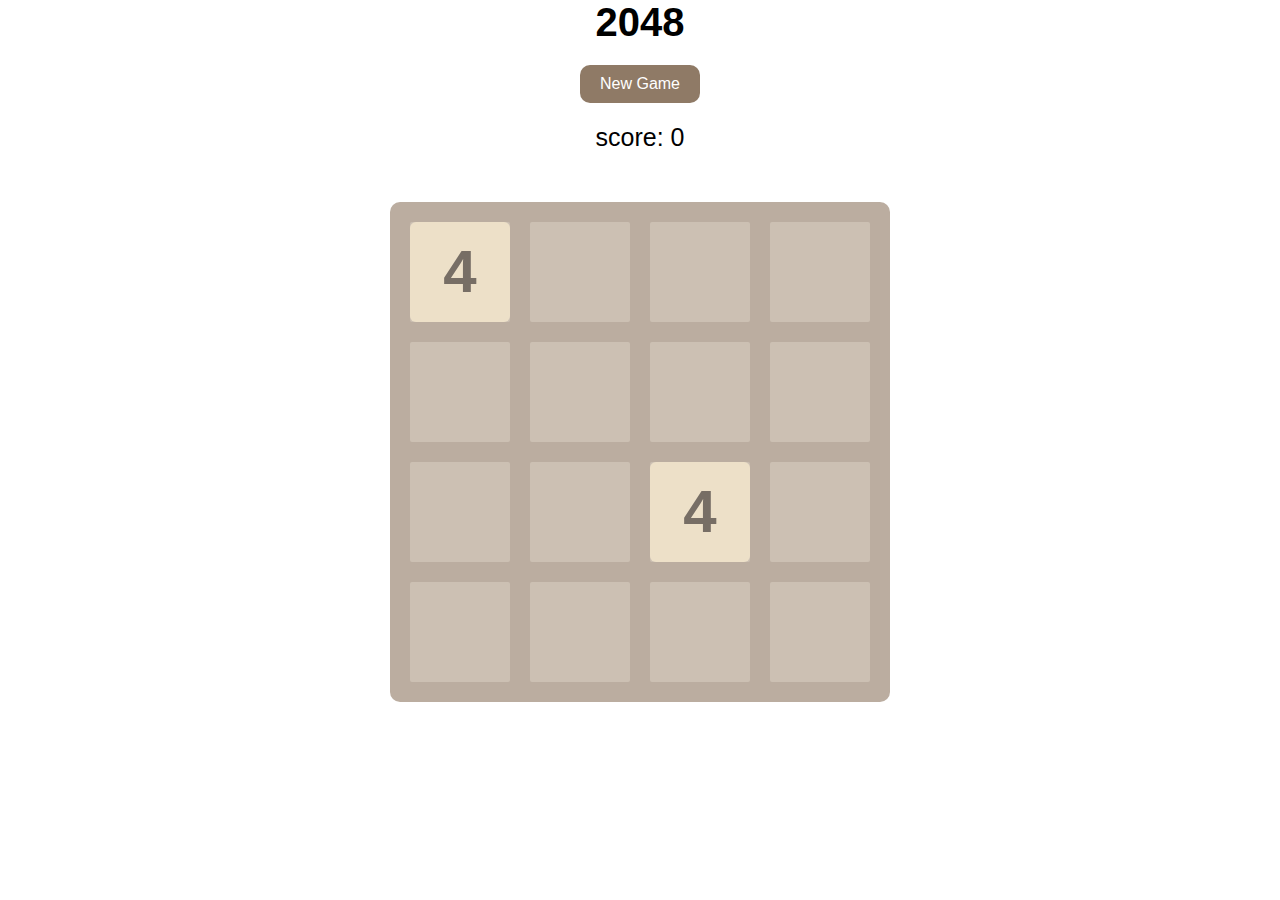
<file: index.html>
<!DOCTYPE html>
<html lang="en">
<head>
	<meta charset="UTF-8">
	<meta name="viewport" content="width=device-width,height=device-height,initial-scale=1.0,minimum-scale=1.0,maximum-scale=1.0,user-scalable=no">
	<title>2048</title>
	<link rel="stylesheet" type="text/css" href="css/2048.css">
	<script type="text/javascript" src="jquery-2.1.3.min.js"></script>
	<script type="text/javascript" src="js/support2048.js"></script>
	<script type="text/javascript" src="js/showanimation.js"></script>
	<script type="text/javascript" src="js/main2048.js"></script>

</head>  
<body>  
	<header>
		<h1>2048</h1>
		<a href="javascript:newgame();" id="newgamebtn">New Game</a>
		<p>score: <span id="score">0</span></p>
	</header>
	<div id="grid-container">
		<div class="grid-cell" id="grid-cell-0-0"></div>
		<div class="grid-cell" id="grid-cell-0-1"></div>
		<div class="grid-cell" id="grid-cell-0-2"></div>
		<div class="grid-cell" id="grid-cell-0-3"></div>
		
		<div class="grid-cell" id="grid-cell-1-0"></div>
		<div class="grid-cell" id="grid-cell-1-1"></div>
		<div class="grid-cell" id="grid-cell-1-2"></div>
		<div class="grid-cell" id="grid-cell-1-3"></div>

		<div class="grid-cell" id="grid-cell-2-0"></div>
		<div class="grid-cell" id="grid-cell-2-1"></div>
		<div class="grid-cell" id="grid-cell-2-2"></div>
		<div class="grid-cell" id="grid-cell-2-3"></div>

		<div class="grid-cell" id="grid-cell-3-0"></div>
		<div class="grid-cell" id="grid-cell-3-1"></div>
		<div class="grid-cell" id="grid-cell-3-2"></div>
		<div class="grid-cell" id="grid-cell-3-3"></div>
	</div>
</body>
</html>
</file>
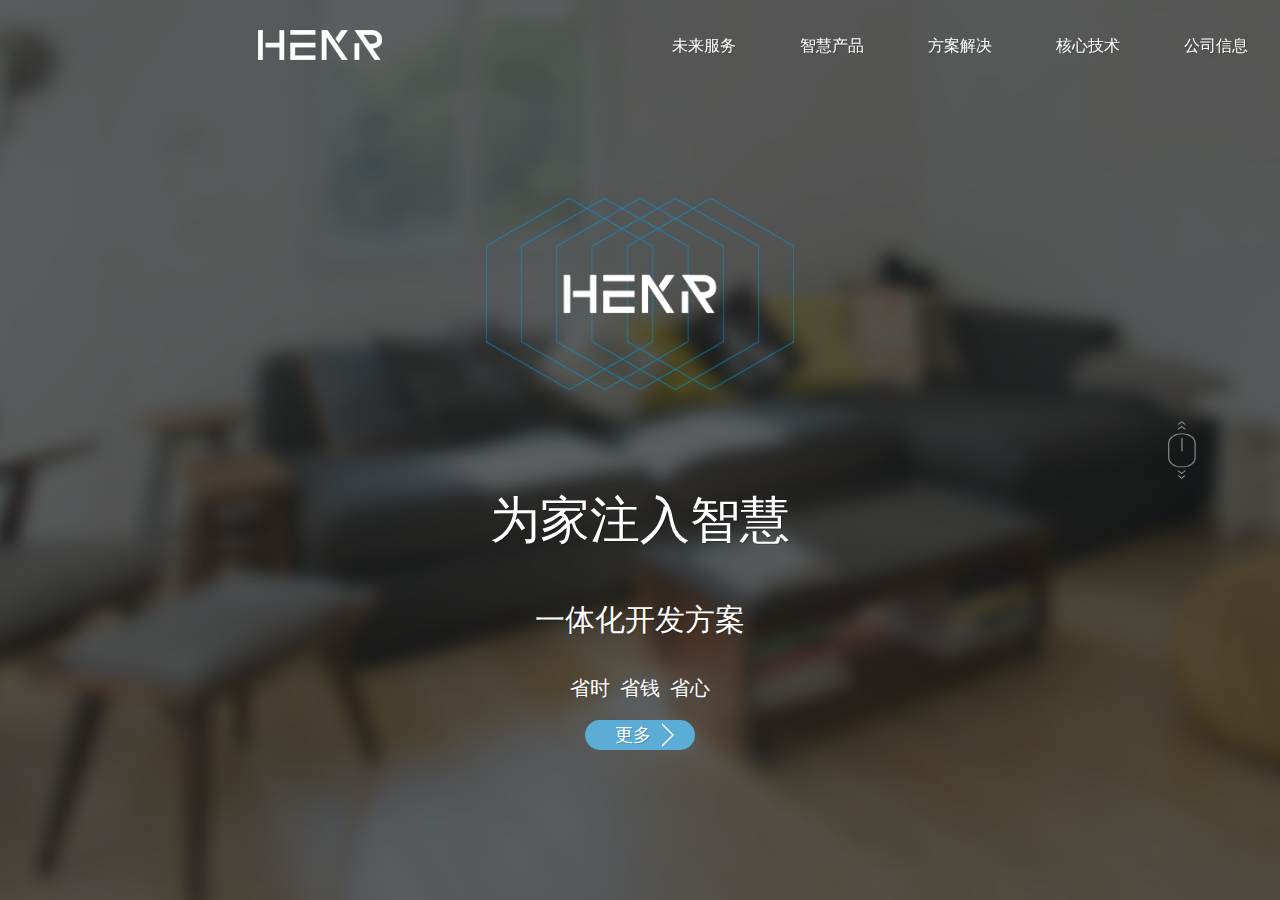
<file: home/index.html>
<!DOCTYPE html>
<html lang="en">
<head>
	<meta charset="utf-8">
    <meta name="description" content="">
    <meta name="keyword" content="氦氪,杭州第九区科技,智能家居,互联网">
    <meta name="viewport" content="width=device-width, initial-scale=1,minimum-scale=0.2,maximum-scale=2.0, user-scalable=yes">
    <title>氦氪-杭州第九区科技</title>
    <link rel="stylesheet" href="styles/main.css?2015/6/25/01">
</head>
<body>
	<div id="nav">
		<img src="images/hekrlogo.png" alt="" class="logo">
		<ul ><li>
				<a href="#">未来服务</a>
			</li><li>
				<a href="#">智慧产品</a>
			</li><li>
				<a href="#">方案解决</a>
			</li><li>
				<a href="#">核心技术</a>
			</li><li>
				<a href="#">公司信息</a>
			</li>
	</ul>
	</div>
	<!-- 第一页的导航栏 -->

	<img src="images/roll.png" alt="" id="roll" class="roll">

	<!-- 切换页面的提示图标 -->


	<div id="main">
		<div id="main_0" class="common">
			<!-- <img src="images/header.jpg" alt="" class="bgimg_0"> -->
			<img src="images/hekr.png" alt="" class="hekrlogo">
			<span class="title title_1">为家注入智慧</span>
			<span class="title title_2">一体化开发方案</span>
			<span class="title title_3">省时&nbsp;&nbsp;省钱&nbsp;&nbsp;省心</span>
			<a href="#" class="more">更多</a>

		</div>
	 <!-- 第一张页面 -->
		<div id="main_1" class="common common_down">
			
			<div id="circle">
				<img src="images/bb.png" alt="">
				<div class="little little_1">
					<img src="images/cloud.svg" alt="" class="little_img">
					<span class="explain explain_left">
					<h1>万象服务</h1>
					外部平台接口，将社交、电商、音乐、支付等应用全部收入囊中
					</span>
				</div>
				<div class="little little_2">
					<img src="images/data.svg" alt="" class="little_img">
					<span class="explain explain_right">
					<h1>数据分析</h1>
					预测市场走向，强大智能算法，让你运筹帷幄，得数据者得天下
					</span>
				</div>
				<div class="little little_3">
					<img src="images/user.svg" alt="" class="little_img">
					<span class="explain explain_left">
					<h1>用户管理</h1>
					全程跟踪设备运行状态，挖掘用户潜在需求，先人一步解决隐患
					</span>
				</div>

				<div class="little little_4">
					<img src="images/mobile.svg" alt="" class="little_img">
					<span class="explain explain_right">
					<h1>交互体验</h1>
					语音识别，手势交互，云端IFTTT服务，前所未有的真正智能体验
					</span>
				</div>
				<div class="little little_5">
					<img src="images/lock.svg" alt="" class="little_img">
					<span class="explain explain_left">
					<h1>安全加密</h1>
					海量存储经得起安全考验数据加密服务，可靠得密不透风
					</span>
				</div>
				<div class="little little_6">
					<img src="images/more.svg" alt="" class="little_img">
					<span class="explain explain_right"><a href="#">更多</a></span>
				</div>
			</div>

		</div>
		<!-- 第二张页面 -->
		<div id="main_2" class="common common_down">
			<!-- <img src="images/bg_2.jpg" alt="" class="bgimg_2"> -->
			<span class="title_2">
				<h1>私有云服务</h1>
				带走专属于你的世界
			</span>

			<div class="cloud cloud_1">
				<img src="images/earth.svg" alt="" class="cloud_img">
				<span class="cloud_title">
					<h1>全球</h1>
					跨国控制设备，高稳定性，高响应度，带来跨国服务的流畅体验
				</span>
			</div>
			<div class="cloud cloud_2">
				<img src="images/freedom.svg" alt="" class="cloud_img">
				<span class="cloud_title">
					<h1>自由</h1>
					企业所有，自行运营，更高级别管理权限，独享更多业务资源
				</span>
			</div>
			<div class="cloud cloud_3">
				<img src="images/safe.svg" alt="" class="cloud_img">
				<span class="cloud_title">
					<h1>安全</h1>
					比公有云服务更加安全，商业信息滴水不漏，提供完善灾备方案
				</span>
			</div>
			<div class="cloud cloud_4">
				<img src="images/difference.svg" alt="" class="cloud_img">
				<span class="cloud_title">
					<h1>差异</h1>
					一百个企业有一百种需求，企业私有云满足你想要的差异性服务
				</span>
			</div>
			<div class="cloud cloud_5">
				<img src="images/elastic.svg" alt="" class="cloud_img">
				<span class="cloud_title">
					<h1>弹性</h1>
					按需搭建云端，优化资源成本配置，展现后期云端可拓展性优势
				</span>
			</div>

		</div>
	 <!-- 第三张页面 -->
	<div id="main_3" class="common common_down">
			<h1 class="partner_title">战略合作伙伴</h1>

			<ul class="partner">
				<li class="partner_logo partner_logo_1">
					<img src="images/partner.png" alt="" class="li_logo_1">
					<img src="images/design.png" alt="" class="li_logo_2">
				</li>
				<li class="partner_logo partner_logo_2">
					<img src="images/business.png" alt="" class="li_logo_3">
				</li>
				<li class="partner_logo partner_logo_3">
					<img src="images/chip.png" alt="" class="li_logo_4">
					<img src="images/plan.png" alt="" class="li_logo_5">
					<img src="images/maker.png" alt="" class="li_logo_6">
				</li>
			</ul>

		</div>
	<!-- 第四张页面 -->
	<div id="main_4" class="common common_down">
			<img src="images/livingroom.png" alt="" class="main_4_bm" id="main_4_show1">
			<img src="images/kitchen.png" alt="" class="main_4_bm main_4_bm_0" id="main_4_show2">
			<img src="images/bedroom.png" alt="" class="main_4_bm main_4_bm_0" id="main_4_show3">
			<img src="images/bathroom.png" alt="" class="main_4_bm main_4_bm_0" id="main_4_show4">
			<img src="images/yard.png" alt="" class="main_4_bm main_4_bm_0" id="main_4_show5">
			<img src="images/livingroom.png" alt=""  id="main_4_show_bg">
			<img src="images/cellphone.png" alt="" id="fixed_hand">

			<ul class="switch_button">
				<li class="little_button" id="button_1">
					<a href="javascript:switchBg(1)">客厅</a>
				</li><li class="little_button" id="button_2">
					<a href="javascript:switchBg(2)">厨房</a>
				</li><li class="little_button" id="button_3">
					<a href="javascript:switchBg(3)">卧室</a>
				</li><li class="little_button" id="button_4">
					<a href="javascript:switchBg(4)">卫浴</a>
				</li><li class="little_button" id="button_5">
					<a href="javascript:switchBg(5)">庭院</a>
				</li>
			</ul>

		</div>

	<!-- 第五张页面 -->
	<div id="main_5" class="common common_down">
			<ul class="main_5_switch">
				<li class="main_5_button">
					<a href="##" class="main_5_bt_a main_5_button_selected" onclick="showTechtitle(this,1);return false;" ></a>
				</li>
				<li class="main_5_button">
					<a href="##" class="main_5_bt_a" onclick="showTechtitle(this,2);return false;" ></a>
				</li>
				<li class="main_5_button">
					<a href="##" class="main_5_bt_a" onclick="showTechtitle(this,3);return false;" ></a>
				</li>
				<li class="main_5_button">
					<a href="##" class="main_5_bt_a" onclick="showTechtitle(this,4);return false;" ></a>
				</li>
				<li class="main_5_button">
					<a href="##" class="main_5_bt_a" onclick="showTechtitle(this,5);return false;" ></a>
				</li>
			</ul>

			<ul class="main_5_title">
				<li class="main_5_tb main_5_tb_0" id="main_5_tb1"><a href="">双重选择&nbsp;&nbsp;<span>硬件模块</span></a></li>
				<li class="main_5_tb" id="main_5_tb2"><a href="">自主研发<span>虚拟机系统</span></a></li>
				<li class="main_5_tb" id="main_5_tb3"><a href="">安全&nbsp;&nbsp;可靠&nbsp;&nbsp;聪明&nbsp;&nbsp;<span>智能云端服务</span></a></li>
				<li class="main_5_tb" id="main_5_tb4"><a href="">专业&nbsp;&nbsp;潜能&nbsp;&nbsp;无限&nbsp;&nbsp;<span>数据分析平台</span></a></li>
				<li class="main_5_tb" id="main_5_tb5"><a href="">联通家居设备&nbsp;&nbsp;用户&nbsp;&nbsp;厂商&nbsp;&nbsp;移动<span>APP</span></a></li>
			</ul> 
			<img src="images/1.png" alt="" class="main_5_img main_5_img1 main_5_btn_1" id="">
			<img src="images/2.png" alt="" class="main_5_img main_5_img2 main_5_btn_1" id="">
			<img src="images/3.png" alt="" class="main_5_img main_5_img3 main_5_btn_2 main_5_img_l" id="">
			<img src="images/4.png" alt="" class="main_5_img main_5_img4 main_5_btn_2 main_5_img_r" id="">
			<img src="images/5.png" alt="" class="main_5_img main_5_img5 main_5_btn_3 main_5_img_l" id="">
			<img src="images/6.png" alt="" class="main_5_img main_5_img6 main_5_btn_3 main_5_img_l" id="">
			<img src="images/7.png" alt="" class="main_5_img main_5_img7 main_5_btn_3 main_5_img_r" id="">
			<img src="images/8.png" alt="" class="main_5_img main_5_img8 main_5_btn_3 main_5_img_r" id="">
			<img src="images/9.png" alt="" class="main_5_img main_5_img9 main_5_btn_4 main_5_img_l" id="">
			<img src="images/10.png" alt="" class="main_5_img main_5_img10 main_5_btn_4 main_5_img_l" id="">
			<img src="images/11.png" alt="" class="main_5_img main_5_img11 main_5_btn_4 main_5_img_r" id="">
			<img src="images/12.png" alt="" class="main_5_img main_5_img12 main_5_btn_4 main_5_img_r" id="">
			<img src="images/13.png" alt="" class="main_5_img main_5_img13 main_5_btn_5 main_5_img_l" id="">
			<img src="images/14.png" alt="" class="main_5_img main_5_img14 main_5_btn_5 main_5_img_l" id="">
			<img src="images/15.png" alt="" class="main_5_img main_5_img15 main_5_btn_5 main_5_img_r" id="">
			<img src="images/16.png" alt="" class="main_5_img main_5_img16 main_5_btn_5 main_5_img_r" id="">
		</div>

	<!-- 第六张页面 -->
		<div id="main_6" class="common common_down">
			<ul id="nav1"><li>
				<a href="#">关于我们</a>
			</li><li>
				<a href="#">新闻报道</a>
			</li><li>
				<a href="#">工作机会</a>
			</li><li>
				<a href="#">媒体平台</a>
			</li><li>
				<a href="#">联系我们</a>
			</li>
			</ul>

			<ul class="footer">
				<li class="footer_cm1">
					<img src="images/ios.png" alt="">
					<span>IOS版</span>
				</li>
				<li class="footer_cm2">
					
					<img src="images/android.png" alt="">
					<span>Hekr微信公众号</span>
				</li>
				<li class="footer_cm3">
					<img src="images/touxiang.svg" alt="">
					<h1>联系信息</h1>
					<span>
						公司地址：杭州市西湖区文二西路 南都银座公寓2楼1单元803
						Email：SmartMatrix2014@gmail.com</br>
						电话：0571-28993537</br>
						邮编：310000
					</span>
				</li>
			</ul>



			<ul class="main_6_cm">
				<li class="cm_li cm_li1">
					<h1>市场经理[杭州]</br>
						<b>8-12k</b>&nbsp;<span>经验1-3年&nbsp;本科及以上&nbsp;全职<span>
					</h1>
				</li>
				<li class="cm_li cm_li2">
					<h1>市场经理[杭州]</br>
						<b>8-12k</b>&nbsp;<span>经验1-3年&nbsp;本科及以上&nbsp;全职<span>
					</h1>
				</li>
				<li class="cm_li cm_li3">
					<h1>市场经理[杭州]</br>
						<b>8-12k</b>&nbsp;<span>经验1-3年&nbsp;本科及以上&nbsp;全职<span>
					</h1>
				</li>
				<li class="cm_li cm_li4">
					<h1>市场经理[杭州]</br>
						<b>8-12k</b>&nbsp;<span>经验1-3年&nbsp;本科及以上&nbsp;全职<span>
					</h1>
				</li>
				<li class="cm_li cm_li5">
					<h1>市场经理[杭州]</br>
						<b>8-12k</b>&nbsp;<span>经验1-3年&nbsp;本科及以上&nbsp;全职<span>
					</h1>
				</li>
			</ul>

			<div class="main_9_detail"></div>

		</div>
		<!-- 第七张页面 -->


	</div>

	


  <!--  // <script src="scripts/toast.js"></script>
  // <script src="scripts/lambdaTM.js"></script> -->
   <script src="scripts/jquery-2.1.3.min.js"></script>
   <script src="scripts/main.js"></script> 
   <script src="scripts/mousewheel.js"></script> 
</body>
</html>
</file>
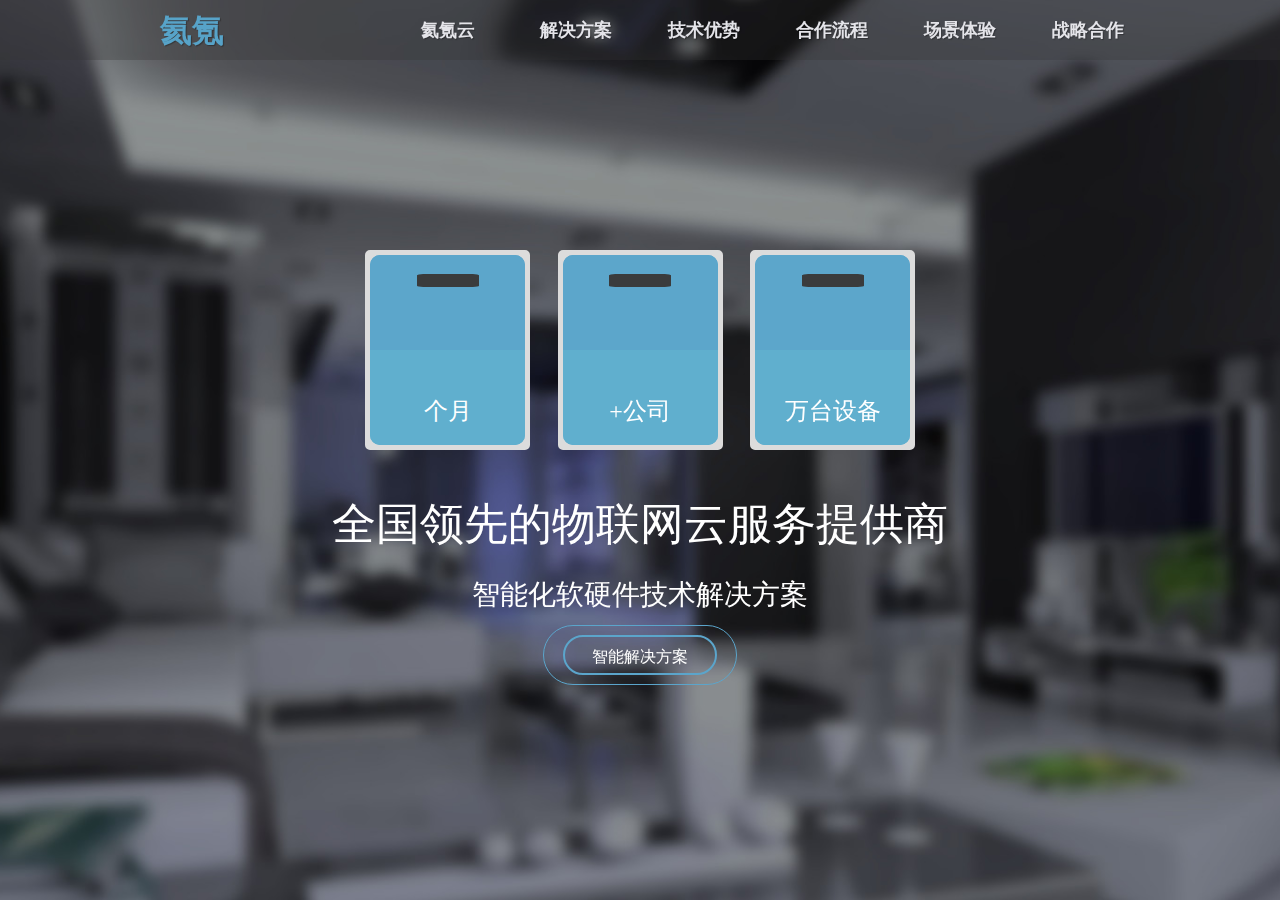
<file: test/index.html>
<!DOCTYPE html>
<html lang="en">
<head>
	<meta charset="utf-8">
	<meta http-equiv="X-UA-Compatible" content="IE=edge,chrome=1">
	<!-- 告诉IE低版本浏览器，让它们用最新的模式渲染页面 -->
    <meta name="description" content="">
    <meta name="keyword" content="氦氪,杭州第九区科技,智能家居,互联网">
    <meta name="viewport" content="width=device-width, initial-scale=1, user-scalable=no">
    <title>氦氪-杭州第九区科技</title>
    <link rel="stylesheet" href="styles/main.css">
</head>
<body>
	<!-- 包裹层结束 -->
<div class="wrap">

	<!-- 显示内容窗口开始 -->
	<div class="container">

		<!-- 导航开始 -->
			<input type="radio" name="radio-set" checked="checked" id="jump_main_1" class="nav_radio" data=1>
			<a href="#main_1" class="nav_a">氦氪</a>
			<input type="radio" name="radio-set"  id="jump_main_2" class="nav_radio" data=2>
			<a href="#main_2" class="nav_a">氦氪云</a>
			<input type="radio" name="radio-set"  id="jump_main_3" class="nav_radio" data=3>
			<a href="#main_3" class="nav_a">解决方案</a>
			<input type="radio" name="radio-set"   id="jump_main_4" class="nav_radio" data=4>
			<a href="#main_4" class="nav_a">技术优势</a>
			<input type="radio" name="radio-set"  id="jump_main_5" class="nav_radio" data=5>
			<a href="#main_5" class="nav_a">合作流程</a>
			<input type="radio" name="radio-set" id="jump_main_6" class="nav_radio" data=6>
			<a href="#main_6" class="nav_a">场景体验</a>
			<input type="radio" name="radio-set"   id="jump_main_7" class="nav_radio" data=7>
			<a href="#main_7" class="nav_a">战略合作</a>
			<!-- <input type="radio" name="radio-set"  id="jump_main_8" class="nav_radio" data=8>
			<a href="#main_8" class="nav_a">氦氪团队</a> -->
			<!-- 导航背景开始 -->
			<div id="nav">
				<div id="trapezoid">
					<span>无线模块</span>
					<span>云端服务</span>
					<span>数据平台</span>
					<span>虚拟机系统</span>
					<span>移动APP</span>
					<div class="trapezoid_left"></div>
					<div class="trapezoid_right"></div>
				</div>
			</div>
			<!-- 导航背景结束 -->
		<!-- 导航结束 -->

		<!-- 滑动视图窗口开始 -->
		<div id="view_scroll">

			<!-- 第一页开始 -->
			<div id="main_1">

				<!-- 计数日历开始 -->
				<div class="clock">

					<!-- 第一个日历开始 -->
					<div class="unit" data-setting='{
											"val":"0",
											"maxval":"2",
											"interval":"2000",
											"minval":"0"
											}'>

								<div class="top">
									<span></span>
								</div>
								<div class="top">
									<span></span>
								</div>
								<div class="btm">
									<span></span>
								</div>
								<div class="btm">
									<span></span>
								</div>

					</div>
					<!-- 第一个日历结束 -->

					<!-- 第二个日历开始 -->
										<div class="unit" data-setting='{
											"val":"0",
											"maxval":"16",
											"interval":"600",
											"minval":"0"
											}'>

								<div class="top">
									<span></span>
								</div>
								<div class="top">
									<span></span>
								</div>
								<div class="btm">
									<span></span>
								</div>
								<div class="btm">
									<span></span>
								</div>

					</div>
					<!-- 第二个日历结束 -->

					<!-- 第三个日历开始 -->
										<div class="unit" data-setting='{
											"val":"0",
											"maxval":"50",
											"interval":"300",
											"minval":"0"
											}'>

								<div class="top">
									<span></span>
								</div>
								<div class="top">
									<span></span>
								</div>
								<div class="btm">
									<span></span>
								</div>
								<div class="btm">
									<span></span>
								</div>

					</div>
					<!-- 第三个日历结束 -->

				</div>
				<!-- 计数日历结束 -->

				<!-- 标题开始 -->
				<span>全国领先的物联网云服务提供商</span>
				<span>智能化软硬件技术解决方案</span>
				<!-- 标题结束 -->

				<!-- 智能解决方案按钮开始 -->
				<div id="smartBtn">智能解决方案</div>
				<!-- 智能解决方案按钮结束 -->
			</div>
			<!-- 第一页结束 -->
				
			<!-- 第二页开始 -->
			<div id="main_2">
				<!-- 大圆DIV开始 -->
				<div class="main_2_circle">
					<!-- 大圆上的六个小圆开始 -->
					<div>
						<span>
							<h1>服务聚合</h1>
							外部平台接口，将社交、电商、音乐、支付等应用收入囊中
						</span>
						<i class="iconfont">&#xe661;</i>
					</div>
					<div>
						<span>
							<h1>数据分析</h1>
							预测市场走向，强大智能算法让你运筹帷幄，得数据者得天下
						</span>
						<i class="iconfont">&#xe614;</i>
					</div>
					<div>
						<span>
							<h1>用户管理</h1>
							全程跟踪设备运行状态，挖掘用户潜在需求，先人一步解决
						</span>
						<i class="iconfont">&#xf00b6;</i>
					</div>
					<div>
						<span>
							<h1>交互体验</h1>
							语音识别，手势交互，云端IFTT服务，前所未有的真正的智能体验
						</span>
						<i class="iconfont">&#xe679;</i>
					</div>
					<div>
						<span>
							<h1>安全加密</h1>
							海量存储，企业级加密，提供可靠完善灾备方案
						</span>
						<i class="iconfont">&#xe604;</i>
					</div>
					<div>
						<span>
							<h1>全球操控</h1>
							跨国控制设备，高稳定性，高响应度，带来跨国服务的流畅体验
						</span>
						<i class="iconfont">&#xe6df;</i>
					</div>
					<!-- 大圆上的六个小圆结束 -->
					<!-- 大圆中心园开始 -->
					<div></div>
					<!-- 大圆中心园结束 -->
				</div>
				<!-- 大圆DIV结束 -->
			</div>
			<!-- 第二页结束 -->

			<!-- 第三页开始 -->
			<div id="main_3">
				<!-- 标题div开始 -->
				<div>
					<h1>私有云服务</h1>
					拥有专属于你的世界
				</div>
				<!-- 标题div结束 -->
				<!-- 内容ul开始 -->
				<ul>
					<li>
						<span>
							<h1>差异</h1>
							一百个企业有一百种需求，企业私有云满足你想要的差异性服务
						</span>
						<i class="iconfont">&#xe657;</i>
					</li>
					<li>
						<span>
							<h1>专属</h1>
							企业所有，自行运营，更高级别管理权限，独享更多的业务资源
						</span>
						<i class="iconfont">&#xe6af;</i>
					</li>
					<li>
						<span>
							<h1>弹性</h1>
							按需搭建云端，优化资源成本配置，展现后期云端可拓展
						</span>
						<i class="iconfont">&#xe60b;</i>
					</li>
				</ul>
				<!-- 内容ul结束 -->
			</div>
			<!-- 第三页结束 -->

			<!-- 第四页开始 -->
			<div id="main_4">
				<!-- 切换按钮开始 -->
				<input type="radio" name="radio-switch" checked="checked"  id="mainFourOne">
				<input type="radio" name="radio-switch"  id="mainFourTwo">
				<input type="radio" name="radio-switch"  id="mainFourThree">
				<input type="radio" name="radio-switch"  id="mainFourFour">
				<input type="radio" name="radio-switch"  id="mainFourFive">
				<!-- 切换按钮结束 -->
				<!-- 标题开始 -->
				<span id="titleone">双重选择&nbsp;<i>高性价比</i></span>
				<span id="titletwo">安全&nbsp;可靠&nbsp;聪明&nbsp;<i>智能云端&nbsp;服务</i></span>
				<span id="titlethree">专业&nbsp;潜能&nbsp;无限&nbsp;<i>数据分析平台</i></span>
				<span id="titlefour">自主研发&nbsp;<i>虚拟机系统</i></span>
				<span id="titlefive">连通家居设备&nbsp;用户&nbsp;厂商&nbsp;移动<i>APP</i></span>
				<!-- 标题结束 -->
				<!-- 内容展示区域开始 -->
				<div id="MainFourContent">
					<div id="MainFourScroll">
						<div>
							<img src="images/main4bg1.png" alt="">
						</div>
						<div>
							<img src="images/main4bg2.png" alt="">
						</div>
						<div>
							<img src="images/main4bg3.png" alt="">
						</div>
						<div>
							<img src="images/main4bg4.png" alt="">
						</div>
						<div>
							<img src="images/main4bg5.png" alt="">
						</div>
					</div>
				</div>
				<!-- 内容展示区域结束 -->
			</div>
			<!-- 第四页结束 -->

			<!-- 第五页开始 -->
			<div id="main_5">
				<!-- 标题开始 -->
				<div>
					<h1>对接流程</h1>
					15元开启的极速智能体验
				</div>
				<!-- 标题结束 -->
				<!-- 表单开始 -->
				<form action="" method="post" name="contact">
				    <div id="category">
				    	<span>产品类别</span>
				    	<ul>
				    		<li>卫浴家电</li>
				    		<li>厨房家电</li>
				    		<li>白色家电</li>
				    		<li>居家安防</li>
				    		<li>小家电</li>
				    		<li>wifi模块/驱动控制/传感器厂家</li>
				    		<li>家电渠道商</li>
				    		<li>其他产品</li>
				    	</ul>
				    </div>
					<input type="text" name="phoneNum" placeholder="联系电话" required />
					<input type="text" name="name" placeholder="姓名" required />
					<input type="text" name="category"/ id="categoryText">
					<button class="submit" type="button">提交</button>
				</form>
				<!-- 表单结束 -->
				<!-- 介绍开始 -->
				<ul>
					<li>
						<i>2</i>个月,<i>16+</i>厂家,<i>500000+</i>已接入氦氪
					</li>
					<li>
						正在使用氦氪提供的专业智能解决方案创造着亿量级的商业价值...
					</li>
					<li>
						5分钟即可接入氦氪,享受氦氪提供的各项智能增值服务。我们将在24小时内与您联系,进一步洽谈合作意向
					</li>
				</ul>
				<!-- 介绍结束 -->
				<!-- 提交成功提示开始 -->
				<span id="submitImg"><i class="iconfont">&#xe601;</i></span>
				<!-- 提交成功提示结束 -->
			</div>
			<!-- 第五页结束 -->

			<!-- 第六页开始 -->
			<div id="main_6">
				<div>
					<div class="mainSixIcon">
						<i class="iconfont">&#xe62f;</i>
						<span>智能太阳能热水器</span>
					</div>
					<div class="mainSixIcon">
						<i class="iconfont">&#xe617;</i>
						<span>智能空调</span>
					</div>
					<div class="mainSixIcon">
						<i class="iconfont">&#xe670;</i>
						<span>智能LED灯</span>
					</div>
					<div class="mainSixIcon">
						<i class="iconfont">&#xe618;</i>
						<span>智能油烟机</span>
					</div>
					<div class="mainSixIcon">
						<i class="iconfont">&#xe651;</i>
						<span>智能插座</span>
					</div>
					<div class="mainSixIcon">
						<i class="iconfont">&#xe670;</i>
						<span>智能LED灯</span>
					</div>
					<div class="mainSixIcon">
						<i class="iconfont">&#xe600;</i>
						<span>智能电水壶</span>
					</div>
					<div class="mainSixIcon">
						<i class="iconfont">&#xe65d;</i>
						<span>智能扫地机器人</span>
					</div>
					<div class="mainSixIcon">
						<i class="iconfont">&#xe651;</i>
						<span>智能插座</span>
					</div>
					<div class="mainSixIcon">
						<i class="iconfont">&#xe626;</i>
						<span>无线WIFI</span>
					</div>
					<div class="mainSixIcon">
						<i class="iconfont">&#xe639;</i>
						<span>智能咖啡机</span>
					</div>
					<div class="mainSixIcon">
						<i class="iconfont">&#xe66b;</i>
						<span>智能庭院门</span>
					</div>
					<div class="mainSixIcon">
						<i class="iconfont">&#xe670;</i>
						<span>智能LED灯</span>
					</div>
					<div class="mainSixIcon">
						<i class="iconfont">&#xe606;</i>
						<span>智能窗帘</span>
					</div>
					<div class="mainSixIcon">
						<i class="iconfont">&#xe617;</i>
						<span>智能空调</span>
					</div>
					<div class="mainSixIcon">
						<i class="iconfont">&#xf005d;</i>
						<span>智能电风扇</span>
					</div>
						<div class="mainSixIcon">
						<i class="iconfont">&#xe616;</i>
						<span>智能干衣机</span>
					</div>
				</div>
	         	<!-- <img src="images/main6img.jpg" alt=""> -->
			</div>
			<!-- 第六页结束 -->

			<!-- 第七页开始 -->
			<div id="main_7">
				<!-- 标题开始 -->
				<div>
					<h1>战略合作伙伴</h1>
				</div>
				<!-- 标题结束 -->
				<!-- 点击翻图区域开始 -->
				<ul>
					<li>
						<div class="turn_box">
							<img src="images/cooperation1.jpg" alt="" class="in">
							<img src="images/cooperation2.jpg" alt="" class="out">
						</div>
						<div class="turn_box">
							<img src="images/design1.jpg" alt="" class="in">
							<img src="images/design2.jpg" alt="" class="out">
						</div>
					</li>
					<li>
						<div class="turn_box">
							<img src="images/business1.jpg" alt="" class="in">
							<img src="images/business2.jpg" alt="" class="out">
						</div>
					</li>
					<li>
						<div class="turn_box">
							<img src="images/chip1.jpg" alt="" class="in">
							<img src="images/chip2.jpg" alt="" class="out">
						</div>
						<div class="turn_box">
							<img src="images/media1.png" alt="" class="in">
							<img src="images/media2.png" alt="" class="out">
						</div>
						<div class="turn_box">
							<img src="images/plan1.jpg" alt="" class="in">
							<img src="images/plan2.jpg" alt="" class="out">
						</div>
						<div class="turn_box">
							<img src="images/manufacture1.jpg" alt="" class="in">
							<img src="images/manufacture2.jpg" alt="" class="out">
						</div>
					</li>
				</ul>
				<!-- 点击翻图区域结束 -->
			</div>
			<!-- 第七页结束 -->

			<!-- 第八页开始 -->
			<div id="main_8">
				<div class="footer">
					<img src="images/footer.png" alt="" onload="positionSet(this)">
				</div>
			</div>
			<!-- 第八页结束 -->
		</div>
		<!-- 滑动视图窗口结束 -->

	</div>
	<!-- 显示内容窗口结束 -->

</div>
	<!-- 包裹层结束 -->
   <script src="scripts/jquery-2.1.3.min.js"></script>
    <script src="scripts/mousewheel.js"></script> 
   <script src="scripts/main.js"></script> 
  
</body>
</html>
</file>
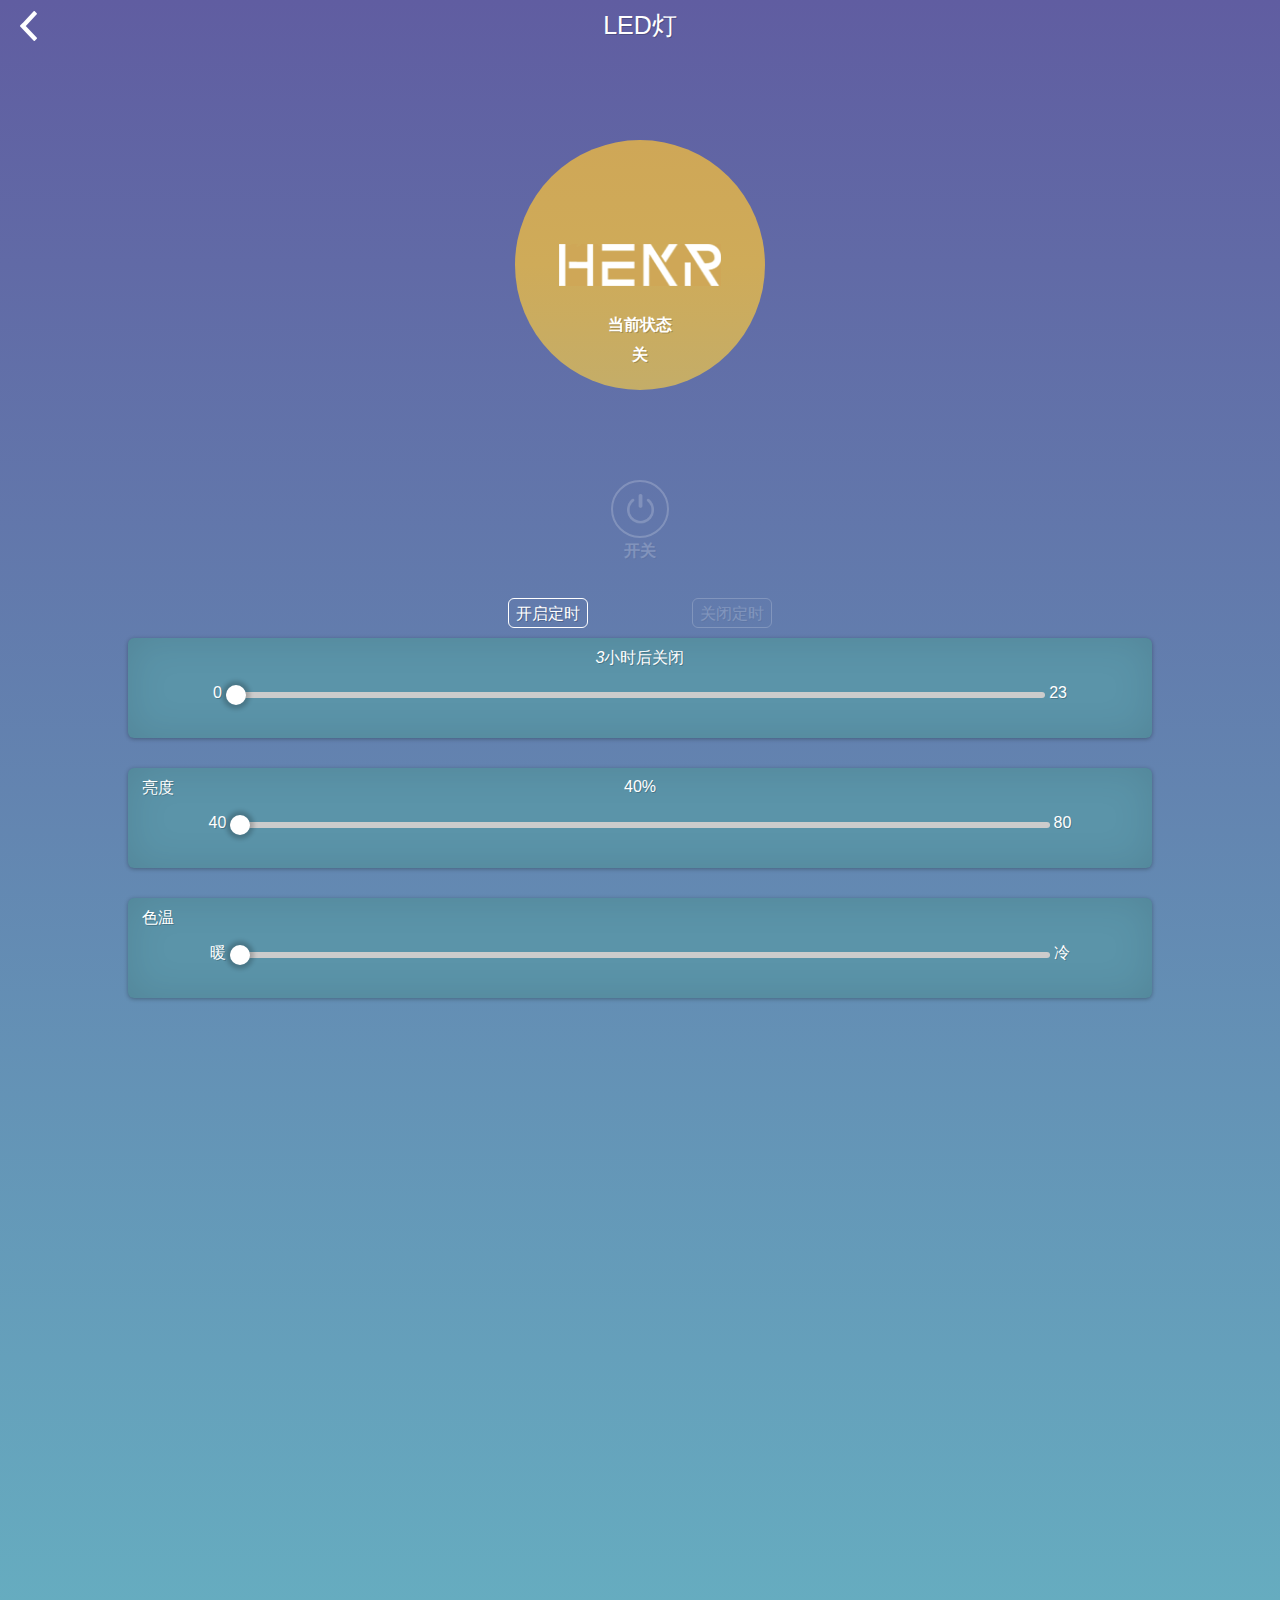
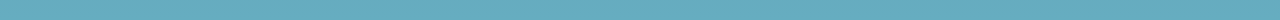
<file: rgb/15/index.html>
<!DOCTYPE html>
<html lang="en">
<head>
	 <meta charset="utf-8">
    <meta name="description" content="">
    <meta name="viewport" content="width=device-width, initial-scale=1">
    <title>LED灯</title>
    <link rel="stylesheet" href="styles/main.css">
</head>
<body>
 <div class="main">
 	<div class="head">
 		<img src="images/back.png" alt="" class="back">
 		<span>LED灯</span>
 	</div>

 	<div class="circle">
 		<img src="images/out1.png" alt="" id="logo">
 		<span id="power-on"><P>当前状态</P><b>关</b></span>
 	</div>

 	<div class="power"><img src="images/power.png"></div>

	<ul>
		<li>
			<span class="clock" id="clock1">开启定时</span>
			<span class="clock" id="clock2">关闭定时</span>
		</li>
		<li>
			<span class="timer"><i>3</i>小时后关闭</span>
			<span class="timer-num">0<input type=range id="timer" class="slider" value=0 min=0 max=23>23</span>
		</li>
		<li>
			<span class="brightness">亮度</span>
			<span class="timer">40%</span>
			<span class="timer-num">40<input  type=range id="brightness" class="slider" value=0 min=40 max=80>80</span>
		</li>
		<li>
		    <span class="temperature">色温</span>
			<span class="timer" style="opacity:0;">色温</span>
			<span class="timer-num">暖<input type=range id="temperature" class="slider" value=0 min=0 max=23>冷</span>
		</li>
		
	</ul>
 </div>
	

	<script src="scripts/jquery-2.1.3.min.js"></script>
	<script src="scripts/main.js"></script>
</body>
</html>
</file>
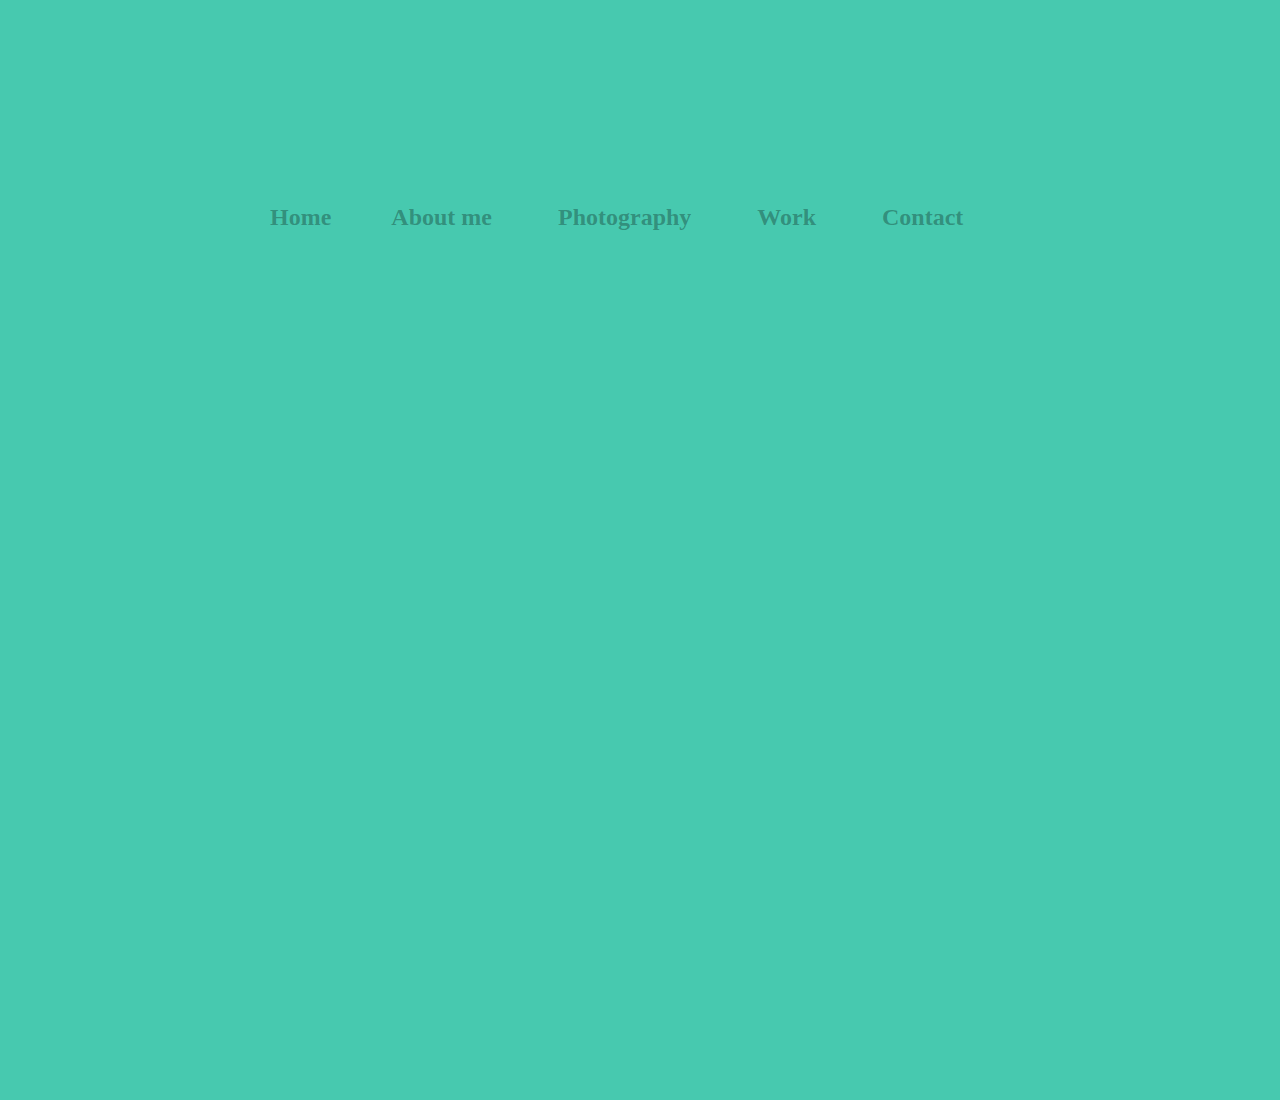
<file: airbubbles.html>
<!DOCTYPE html>
<html lang="en">
<head>
	<meta charset="UTF-8">
	<meta http-equiv="X-UA-compatible" content="IE=edge">
	<!-- 让IE使用最新渲染模式，支持CSS3 -->
	<meta name="viewport" content="width=device-width" initial-scale="1">
	<!-- 设置移动式设备适应宽度，不缩放-->
	<title>气泡</title>
	<link rel="stylesheet" type="text/css" href="css/font-awesome.min.css">
	<style type="text/css">
@charset "utf-8";
/* CSS  */

body, div, dl, dt, dd, ul, ol, li, h1, h2, h3, h4, h5, h6,pre, form, fieldset, input, textarea, p, blockquote, th, td {padding: 0; margin: 0;}    
fieldset, img { border: 0; }    
table {border-collapse: collapse;  border-spacing: 0;}    
ol, ul {list-style: none; }    
address, caption, cite, code, dfn, em, strong, th, var { font-weight: normal; font-style: normal;}    
caption, th {text-align: left;}    
h1, h2, h3, h4, h5, h6 {font-weight: normal;font-size: 100%;}    
q:before, q:after {content: '';}    
abbr, acronym {border: 0;}
/* 清除浏览器默认样式*/
html{
	width: 100%;
	height: 100%;
	text-size-adjust:none;
	-webkit-text-size-adjust:none;
	-moz-text-size-adjust:none;
	-ms-text-size-adjust:none;
	-o-text-size-adjust:none;
	/*设置当屏幕旋转时，文字大小不要发生改变*/
}
body{
	width: 100%;
	height: 100%;
	background: #47c9af;
	color: #74777b;
	font-weight: 300;
	font-size: 1.5em;
	font-family: "Raleway","Arail";
}
.nav ul li a:link,a:visited,a:focus{
	text-decoration: none;
	outline: none;
}
*,*:before,*:after{
	box-sizing:border-box;
	-webkit-box-sizing:border-box;
	-moz-box-sizing:border-box;
	-ms-box-sizing:border-box;
	-o-box-sizing:border-box;
	/*设置该属性表示，不希望任何元素生产的填充或边框影响盒子的大小*/
}
*:before,*:after{
	display: block;
	content: '';
}
*:after{
	clear: both;
	/*清除浮动*/
}
.nav{
	width: 800px;
	height: 300px;
	margin: 200px auto;
}
.nav ul li{
	display: inline-block;
	margin: 0 1em;
}
.nav ul li .tooltip{
	display: inline-block;
	font-weight: 700;
	color: rgba(0,0,0,0.3);
	padding: 0.15em 0.25em 0;
	position: relative;
	z-index: 999;
	-webkit-transition:color 0.3s;
	transition:color 0.3s;
	/*设置文字颜色变化过程*/
}
.nav ul li .tooltip:hover{
	color: rgba(255,255,255,1);
}
.nav ul li .tooltip .tooltip-content{
	position: absolute;
	z-index: 9999;
	width: 80px;
	height: 80px;
	border-radius: 50%;
	-webkit-border-radius: 50%;
	-moz-border-radius: 50%;
    -ms-border-radius: 50%;
	-o-border-radius: 50%;
	background: #fff;
	left: 50%;
	margin-left: -40px;
	bottom: 100%;
	margin-bottom: 10px;
	text-align: center;
	padding-top: 20px;
	color: #47c9af;
	opacity: 0;
	/*将所有span气泡透明度设置为零*/
	-webkit-transition:opacity 0.3s,-webkit-transform 0.3s;
	transition:opacity 0.3s,transform 0.3s;
	/*设置透明度以及transform变化过程*/
}
.nav ul li .tooltip .tooltip-content i{
	opacity: 0;
	/*将所有i小图标透明度设置为零*/
    -webkit-transition:opacity 0.3s,-webkit-transform 0.3s;
	transition:opacity 0.3s,transform 0.3s;

	/*设置透明度以及transform变化过程*/
}
.nav ul li .tooltip .tooltip-content:after{
	display: block;
	content: '';
	width: 30px;
	height: 20px;
	background: url(img/tooltip1.svg) no-repeat center center;
	background-size: 100%;
	position: absolute;
	top: 100%;
	left: 50%;
	margin:-7px 0 0 -15px;
}
/*设置气泡样式*/
.nav .tooltip-effect-1 .tooltip-content{
	/*建议采用translate3d，方便之后修改任意方向的平移，而且可以开启移动设备的硬件加速*/
	transform:translate3d(0,10px,0) rotate3d(1,1,1,45deg);
	-webkit-transform:translate3d(0,10px,0) rotate3d(1,1,1,45deg);
	-moz-transform:translate3d(0,10px,0) rotate3d(1,1,1,45deg);
    -ms-transform:translate3d(0,10px,0) rotate3d(1,1,1,45deg);
	-o-transform:translate3d(0,10px,0) rotate3d(1,1,1,45deg);
	/*使用transform-origin属性来设置旋转以及缩放的中心，该属性只有在定义了transforms属性后才有效，设置以气泡下尖角为中心旋转*/
	transform-origin:center bottom;
	-webkit-transform-origin:center bottom;
	-moz-transform-origin:center bottom;
    -ms-transform-origin:center bottom;
	-o-transform-origin:center bottom;
}
.nav .tooltip-effect-1 .tooltip-content i{
	/*使用scale3d来进行i标签小图标的缩放*/
	transform:scale3d(0,0,1);
	-webkit-transform:scale3d(0,0,1);
	-moz-transform:scale3d(0,0,1);
    -ms-transform:scale3d(0,0,1);
	-o-transform:scale3d(0,0,1);
}
.nav .tooltip-effect-2 .tooltip-content{
	/*设置第二个气泡向下平移的效果*/
	transform:translate3d(0,20px,0);
	-webkit-transform:translate3d(0,20px,0);
	-moz-transform:translate3d(0,20px,0);
    -ms-transform:translate3d(0,20px,0);
	-o-transform:translate3d(0,20px,0);
}
.nav .tooltip-effect-2 .tooltip-content i{
	/*设置第二个气泡中的小图标向下平移的效果*/
	transform:translate3d(0,15px,0);
	-webkit-transform:translate3d(0,15px,0);
	-moz-transform:translate3d(0,15px,0);
    -ms-transform:translate3d(0,15px,0);
	-o-transform:translate3d(0,15px,0);
}
.nav .tooltip-effect-3 .tooltip-content{
	/*设置第三个气泡沿着y轴旋转90度0并且向上平移的效果*/
	transform:translate3d(0,10px,0) rotate3d(0,1,0,90deg);
	-webkit-transform:translate3d(0,10px,0) rotate3d(0,1,0,90deg);
	-moz-transform:translate3d(0,10px,0) rotate3d(0,1,0,90deg);
    -ms-transform:translate3d(0,10px,0) rotate3d(0,1,0,90deg);
	-o-transform:translate3d(0,10px,0) rotate3d(0,1,0,90deg);
	/*使用transform-origin属性来设置旋转以及缩放的中心，该属性只有在定义了transforms属性后才有效，设置以气泡下尖角为中心旋转*/
	transform-origin:center bottom;
	-webkit-transform-origin:center bottom;
	-moz-transform-origin:center bottom;
    -ms-transform-origin:center bottom;
	-o-transform-origin:center bottom;
}
.nav .tooltip-effect-3 .tooltip-content i{
	/*设置第三个气泡中的小图标从小到大缩放的效果*/
	transform:scale3d(0,0,1);
	-webkit-transform:scale3d(0,0,1);
	-moz-transform:scale3d(0,0,1);
    -ms-transform:scale3d(0,0,1);
	-o-transform:scale3d(0,0,1);
}
.nav .tooltip-effect-4 .tooltip-content{
	/*设置第四个气泡沿着y轴向下平移的效果*/
	transform:translate3d(0,-20px,0);
	-webkit-transform:translate3d(0,-20px,0);
	-moz-transform:translate3d(0,-20px,0);
    -ms-transform:translate3d(0,-20px,0);
	-o-transform:translate3d(0,-20px,0);
}
.nav .tooltip-effect-4 .tooltip-content i{
	/*设置第四个气泡中的小图标保持不变的效果，因为父元素气泡上升了，所以小图标起始状态应该设置向下的平移*/
	transform:translate3d(0,20px,0);
	-webkit-transform:translate3d(0,20px,0);
	-moz-transform:translate3d(0,20px,0);
    -ms-transform:translate3d(0,20px,0);
	-o-transform:translate3d(0,20px,0);
}
.nav .tooltip-effect-5 .tooltip-content{
	/*设置第五个气泡从小到大缩放的效果*/
	transform:scale3d(0,0,1);
	-webkit-transform:scale3d(0,0,1);
	-moz-transform:scale3d(0,0,1);
    -ms-transform:scale3d(0,0,1);
	-o-transform:scale3d(0,0,1);
	/*使用transform-origin属性来设置旋转以及缩放的中心，该属性只有在定义了transforms属性后才有效，设置以气泡下尖角为中心旋转*/
	transform-origin:center bottom;
	-webkit-transform-origin:center bottom;
	-moz-transform-origin:center bottom;
    -ms-transform-origin:center bottom;
	-o-transform-origin:center bottom;
}
.nav .tooltip-effect-5 .tooltip-content i{
	/*设置第五个气泡中的小图标从小到大缩放以及向上平移的效果*/
	transform:translate3d(0,20px,0);
	-webkit-transform:translate3d(0,20px,0);
	-moz-transform:translate3d(0,20px,0);
    -ms-transform:translate3d(0,20px,0);
	-o-transform:translate3d(0,20px,0);
}
.nav .tooltip:hover .tooltip-content,
.nav .tooltip:hover .tooltip-content i{
	/*滑过a标签时，span气泡和i小图标透明度变为1*/
	opacity: 1;
	/*滑过a标签时，span气泡和i小图标都取消之前设置的平移 旋转和缩放*/
	transform:translate3d(0,0,0) rotate3d(1,1,1,0) scale3d(1,1,1);
	-webkit-transform:translate3d(0,0,0) rotate3d(1,1,1,0) scale3d(1,1,1);
	-moz-transform:translate3d(0,0,0) rotate3d(1,1,1,0) scale3d(1,1,1);
    -ms-transform:translate3d(0,0,0) rotate3d(1,1,1,0) scale3d(1,1,1);
	-o-transform:translate3d(0,0,0) rotate3d(1,1,1,0) scale3d(1,1,1);
}
</style>
</head>
<body>
	<div class="nav">
		<ul>
			<li><a href="#" class="tooltip tooltip-effect-1">Home
				<span class="tooltip-content"><i class="fa fa-home fa-fw"></i></span>
			    </a>
			    <li><a href="#" class="tooltip tooltip-effect-2">About me
				<span class="tooltip-content"><i class="fa fa-user fa-fw"></i></span>
			    </a>
			</li>
			<li><a href="#" class="tooltip tooltip-effect-3">Photography
				<span class="tooltip-content"><i class="fa fa-camera fa-fw"></i></span>
			    </a>
			</li>
			<li><a href="#" class="tooltip tooltip-effect-4">Work
				<span class="tooltip-content"><i class="fa fa-briefcase fa-fw"></i></span>
			    </a>
			</li>
			<li><a href="#" class="tooltip tooltip-effect-5">Contact
				<span class="tooltip-content"><i class="fa fa-envelope fa-fw"></i></span>
			    </a>
			</li>
			</li>
		</ul>
	</div>
</body>
</html>
</file>
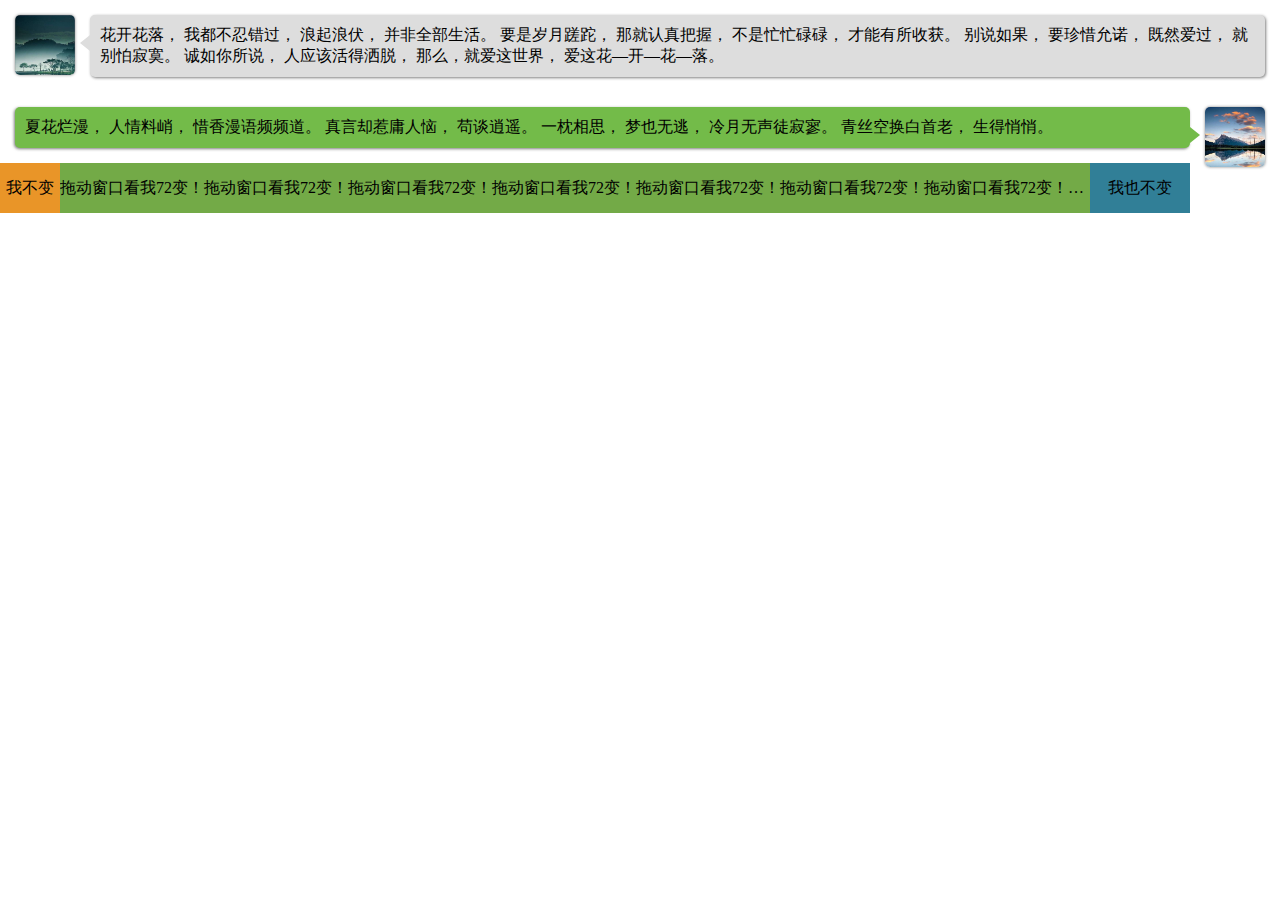
<file: bfc.html>
<!DOCTYPE html>
<html lang="en">
<head>
	<meta charset="UTF-8">
	<title>触发BFC模式</title>

	<style type="text/css">
		*{
  padding: 0;
  margin: 0;
}
.msn-item{
  padding: 15px;
  position: relative;
}
.msn-head{
  overflow: hidden;/*为了圆角*/
  width: 60px;
  height: 60px;
  border-radius: 5px;
  box-shadow: 0 0 3px rgba(0,0,0,0.5);
}
.msn-head img{
  display: block;
  width: 100%;
}
.msn-item_other .msn-head{
  float: left; /* 敌人头像靠左 */
  margin-right: 15px;
}
.msn-item_me .msn-head{
  float: right; /* 我军头像靠右 */
  margin-left: 15px;
}
.msn-content{
  overflow:hidden; /* 触发BFC */
  word-wrap: break-word; 
  word-break: normal; 
  padding: 10px;
  border-radius: 5px;
}

/* 用颜色区分敌我 */
.msn-item_other .msn-content{
  background: #ddd;
  box-shadow: 1px 1px 3px rgba(0,0,0,0.5);
}
.msn-item_me .msn-content{
  background: #73bb49;
  box-shadow: -1px 1px 3px rgba(0,0,0,0.5);
}
/* 加气泡尖角，注：因.msn-head和.msn-content都有overflow:hidden样式，所以加到.msn-item上 */
.msn-item_other:before,
.msn-item_me:after{
  content:'';
  position:absolute;
  top: 35px;
  z-index: 10;
  border: solid transparent;
  border-width: 8px 10px;
}
.msn-item_other:before{
  left:70px;
  border-right-color: #ddd;
}
.msn-item_me:after{
  right: 70px;
  border-left-color: #73bb49;
}


.item-head,.item-tail{
  height: 50px;
  
  line-height: 50px;
  text-align: center;
}
.item-head{
  float: left;
  width: 60px;/* 你可以删除width看看效果 */
  background:#E99528;
}
.item-tail{
  float: right;
  width: 100px;/* 你可以删除width看看效果 */
  background:#317F97;
}
.item-content{
  overflow: hidden; /* 触发BFC */
  height: 50px;
  
  white-space:nowrap; 
  text-overflow:ellipsis; 
  -o-text-overflow:ellipsis; 
  
  line-height: 50px;
  background: #73AA47;
}



	</style>
</head>
<body>
<div class="msn-item msn-item_other">
  	<div class="msn-head">
  		<img src="img/0.jpg" alt="">
  	</div>
  <p class="msn-content">
    花开花落，
    我都不忍错过，
    浪起浪伏，
    并非全部生活。 
    
    要是岁月蹉跎，
    那就认真把握，
    不是忙忙碌碌，
    才能有所收获。
    
    别说如果，
    要珍惜允诺，
    既然爱过，
    就别怕寂寞。 
    
    诚如你所说，
    人应该活得洒脱，
    那么，就爱这世界，
    爱这花—开—花—落。
 </p>
</div>


<div class="msn-item msn-item_me">
  	<div class="msn-head">
  		<img src="img/1.jpg" alt="">
  	</div>
  <p class="msn-content">
    夏花烂漫，
    人情料峭，
    惜香漫语频频道。
    真言却惹庸人恼，
    苟谈逍遥。

    一枕相思，
    梦也无逃，
    冷月无声徒寂寥。
    青丝空换白首老，
    生得悄悄。
  </p>
</div>


<div class="item">
    <div class="item-head">我不变</div>
    <div class="item-tail">我也不变</div><!--我是尾，但是我放在身子的前面-->
    <p class="item-content">拖动窗口看我72变！拖动窗口看我72变！拖动窗口看我72变！拖动窗口看我72变！拖动窗口看我72变！拖动窗口看我72变！拖动窗口看我72变！拖动窗口看我72变！拖动窗口看我72变！拖动窗口看我72变！拖动窗口看我72变！拖动窗口看我72变！</p>
</div>

</body>
</html>
</file>
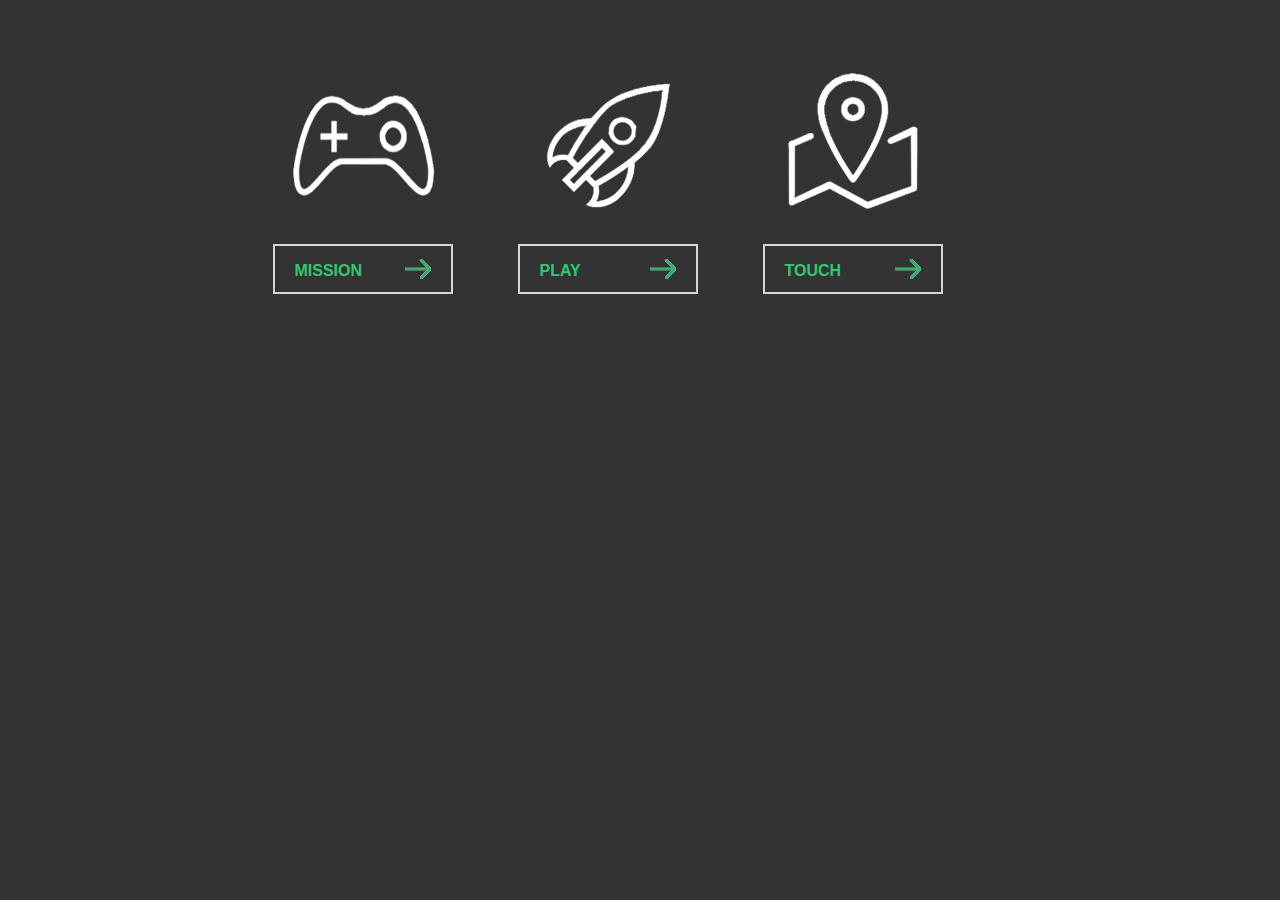
<file: btn.html>
<!DOCTYPE html>
<html lang="en">
<head>
	<meta charset="UTF-8">
	<title>按钮特效</title>
	<link type="text/css" rel="stylesheet" href="css/btn.css">
	<script src="jquery-2.1.3.min.js"></script>
	<script src="js/btn.js"></script>
</head>
<body>
<div class="box">

	<div class="link link-miss">
		<span class="icon"></span>
		<a href="#" class="button" data="My mission is clear">
		<SPAN class="line line-top"></SPAN>
		<SPAN class="line line-right"></SPAN>
		<SPAN class="line line-bottom"></SPAN>
		<SPAN class="line line-left"></SPAN>
		MISSION
		</a>
	</div>

	<div class="link link-play">
		<span class="icon"></span>
		<a href="#" class="button" data="This is my playGroup">
		<SPAN class="line line-top"></SPAN>
		<SPAN class="line line-right"></SPAN>
		<SPAN class="line line-bottom"></SPAN>
		<SPAN class="line line-left"></SPAN>
		PLAY
		</a>
	</div>

	<div class="link link-touch">
		<span class="icon"></span>
		<a href="#" class="button" data="This is my playground demos">
		<SPAN class="line line-top"></SPAN>
		<SPAN class="line line-right"></SPAN>
		<SPAN class="line line-bottom"></SPAN>
		<SPAN class="line line-left"></SPAN>
		TOUCH
		</a>
	</div>
	<div class="tip"><em></em><span></span></div>

</div>

	
</body>
</html>
</file>
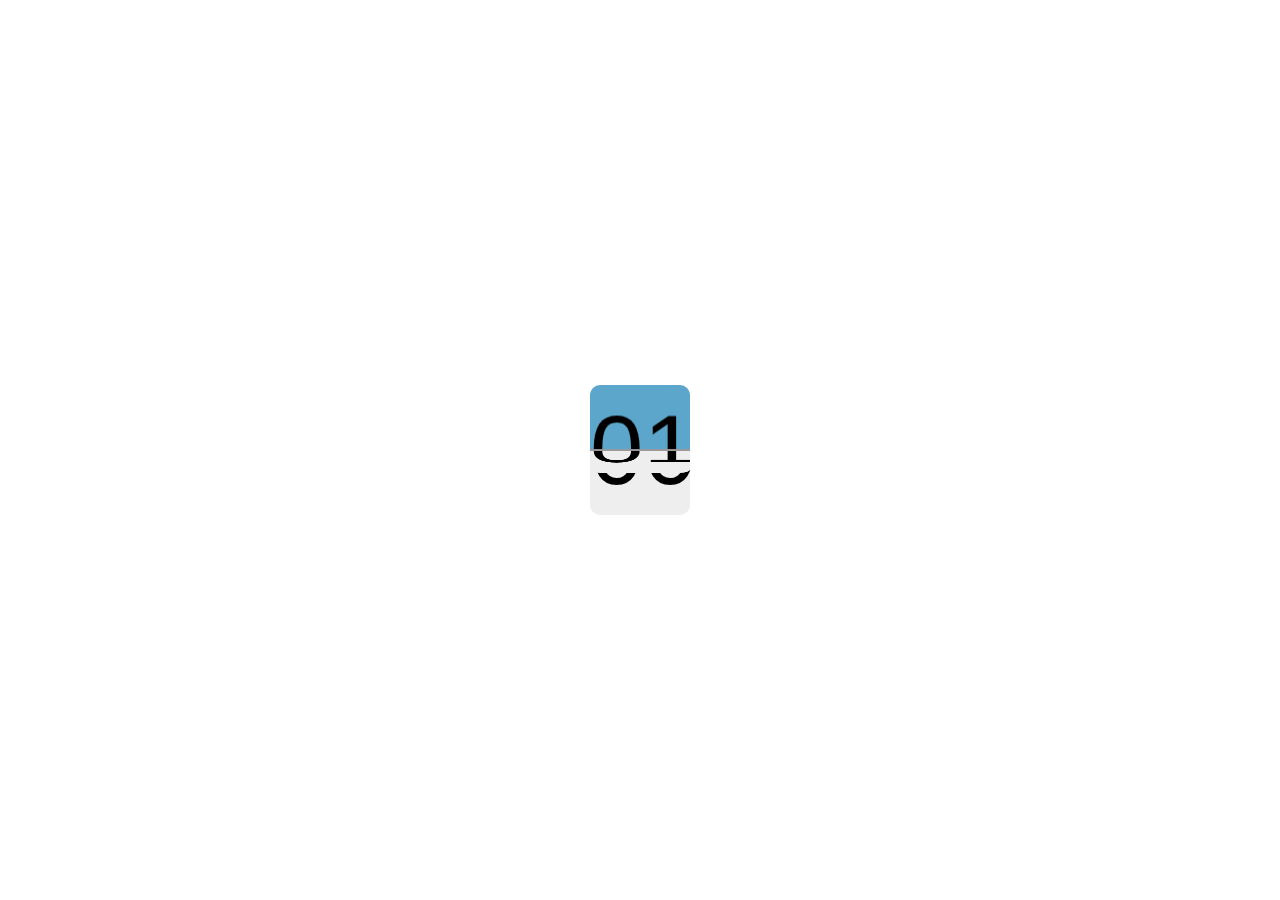
<file: calendar.html>
<!DOCTYPE html>
<html lang="en">
<head>
	<meta charset="UTF-8">
	<title>日历效果</title>
	<style type="text/css">
	.clock{
		overflow: hidden;
		position: absolute;
		width: 400px;
		height: 130px;
		top: 50%;
		left: 50%;
		margin: -65px 0 0 -200px;
  		-webkit-perspective:1000px;
  		-moz-perspective:1000px;
  		-ms-perspective:1000px;
  		-o-perspective:1000px;
  		perspective:1000px;
  		-webkit-transform-style:preserve-3d;
  		-moz-transform-style:preserve-3d;
  		-ms-transform-style:preserve-3d;
  		-o-transform-style:preserve-3d;
  		transform-style:preserve-3d;
  		-webkit-backface-visibility:hidden;
	}
	.clock .unit{
		position: absolute;
		width: 100px;
		height: 100%;
		top: 0;
		left: 50%;
		margin: 0 0 0 -50px;
		overflow: visible;
	}
	.clock .unit .top,
	.clock .unit .btm{
		position: absolute;
		overflow: hidden;
		width: 100px;
		height: 64px;
	}
	.clock .unit span{
		position: absolute;
		text-align: center;
		font:96px/128px Tahoma, Geneva, sans-serif;
		width: 100%;
	}
	.clock .unit .top{ 
		background:#5CA6CB; 
		border-bottom:2px solid #999; 
		border-radius:10px 10px 0 0; 
		top:0; 
  		-webkit-transform-origin:bottom;
  		-ms-transform-origin:bottom;
  		-moz-transform-origin:bottom;
  		-o-transform-origin:bottom;
  		transform-origin:bottom;
  }
  .clock .unit .btm{
  		background:#eee; 
  		border-radius:0 0 10px 10px;
  		top: 66px;
  		-webkit-transform-origin:top;
  		-ms-transform-origin:top;
  		-moz-transform-origin:top;
  		-o-transform-origin:top;
  		transform-origin:top;
	}
   .clock .unit .btm span{
   	top: -100%;
   }
	</style>
</head>
<body>

<div class="clock">
	<div class="unit" data-setting='{
			"val":"0",
			"maxval":"50",
			"interval":"300",
			"minval":"0"
	}'>

		<div class="top">
			<span>
			
			</span>
		</div>
			<div class="top">
			<span>
			
			</span>
		</div>
			<div class="btm">
			<span>
			
			</span>
		</div>
			<div class="btm">
			<span>
			
			</span>
		</div>

	</div>
</div>
<script src="jquery-2.1.3.min.js"></script>
<script type="text/javascript">
	(function($){
		var Calendar = function(unit){
			this.unit = unit;
			this.topFont = unit.find(".top").eq(1);
			this.topBack = unit.find(".top").eq(0);
			this.btmFont = unit.find(".btm").eq(1);
			this.btmBack = unit.find(".btm").eq(0);
			this.text=null;
			this.val=null;
			this.timer=null;
			this.mtx = false;
			//默认的配置参数
			this.setting={
				"val":0, //日历初始数值
				"maxval":16, //日历数值最大值
				"minval":0 ,//日历数值最小值
				"interval":300 //日历翻页间隔时间
			}
			//扩展配置参数
			$.extend(this.setting,this.getSetting());
			this.setVal(this.setting.val);
			this.animateReset();
			this.starAnimation();
		};
		Calendar.prototype={
			getSetting:function(){
				var setting=this.unit.attr("data-setting");
				if(setting&&setting!=""){return $.parseJSON(setting);}
				else{return {};}
			},
			update:function(){
				this.updateNum();
				if(this.val>this.setting.maxval) { this.setVal(this.setting.maxval);this.endAnimation();}
    			if(this.val<this.setting.minval) { this.setVal(this.setting.minval);this.endAnimation();}
			},
			updateNum:function(){
				if(this.val>9) {this.text = this.val;} 
				else {this.text = "0"+this.val;}
			},
			incVal:function(){
				this.val++;
				this.update();
			},
			decVal:function(){
				this.val--;
				this.updata();
			},
			setVal:function(v){
				this.val=v;
				this.updateNum();
			},
			transform:function(obj,tran){
				$(obj).css({
					"-webkit-transform":tran,
					"-moz-transform":tran,
					"-o-transform":tran,
					"-ms-transform":tran,
					"transform":tran,
				});
			},
			animateReset:function(){
				var self = this;
				 this.transform(this.btmFont,"");
    			 this.transform(this.btmBack,"");
    
    			this.btmFont.find("span").text(self.text);
    			this.topBack.find("span").text(self.text);
    			this.topFont.find("span").text(self.text);
    			this.btmBack.find("span").text(self.text);
    
    			this.transform(this.topFont,"");
    			this.transform(this.topBack,"");
			},
			turnDown:function(){
				var self = this;
				if(this.mtx){return;}
				this.incVal();
				var topDeg=0,
					btmDeg=90;
				this.topBack.find("span").text(this.text);
				this.transform(this.topFont,"rotate3d(1,0,0,0deg)");
				var timer1=setInterval(function(){
					self.transform(self.topFont,"rotate3d(1,0,0,"+topDeg+"deg)");
					topDeg-=10;
					if(topDeg<=-90){
						self.transform(self.topFont,"rotate3d(1,0,0,0deg)");
						self.topFont.find("span").text(self.text);
						self.transform(self.btmFont,"rotate3d(1,0,0,90deg)");
						self.btmFont.find("span").text(self.text);
						var timer2=setInterval(function(){
							if(btmDeg<=0){
								clearInterval(timer2);
								self.animateReset();
								self.mtx=false;
							}
							self.transform(self.btmFont,"rotate3d(1,0,0,"+btmDeg+"deg)");
							btmDeg-=10;
						},30);
						clearInterval(timer1);
					}
				},30);
			},
			starAnimation:function(){
				var self=this;
				this.timer=setInterval(function(){
					self.turnDown();
				},self.setting.interval)
			},
			endAnimation:function(){
				clearInterval(this.timer);
			}

		};
	Calendar.init=function(unit){
		var self=this;
		unit.each(function(){
			new self($(this));
		});
	};
	window["Calendar"]=Calendar;
	})(jQuery);


Calendar.init($(".unit"));
</script>
	
</body>
</html>
</file>
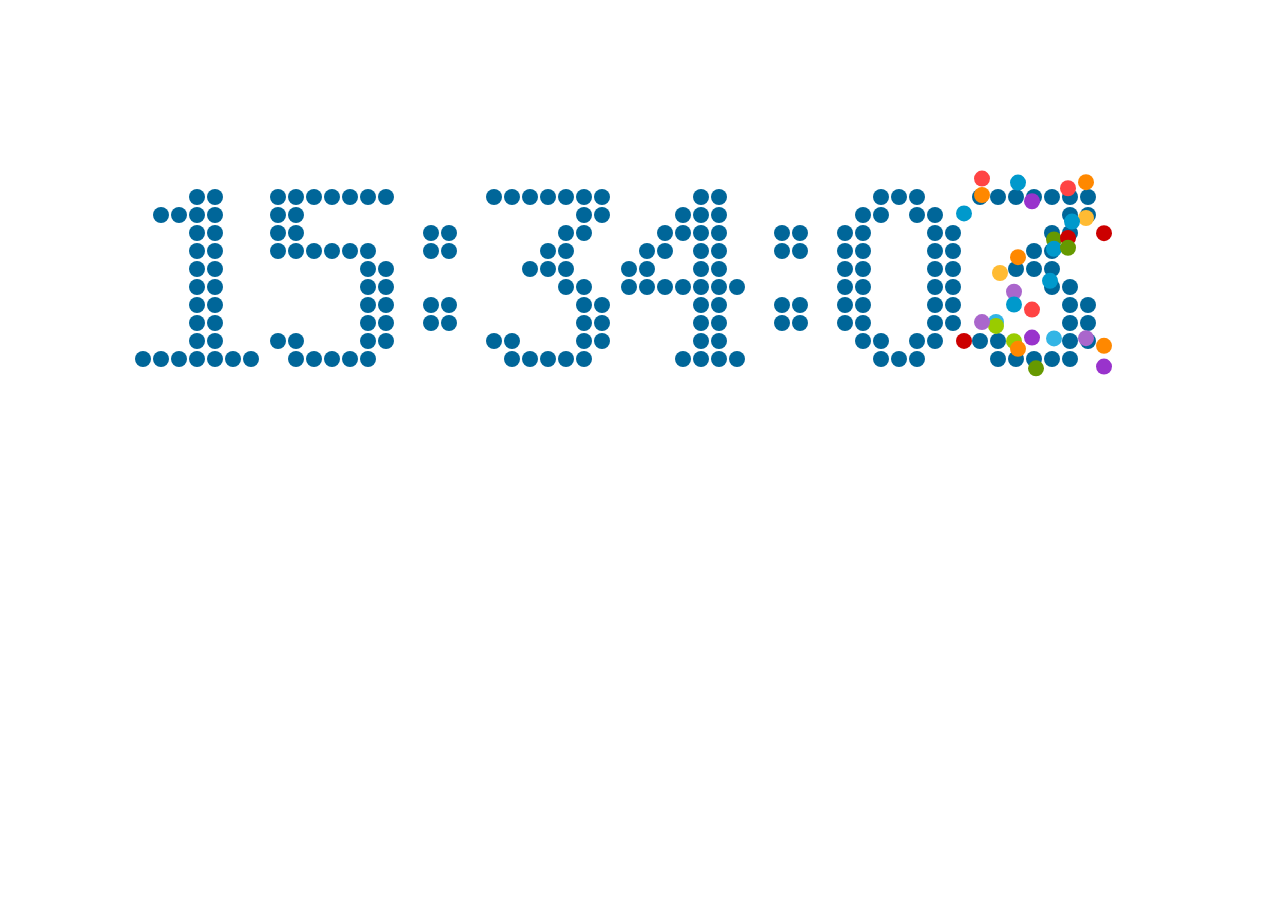
<file: canvas.html>
<!DOCTYPE html>
<html>
<head lang="en">
    <meta charset="UTF-8">
    <title></title>
</head>
<body style="height: 100%">
<canvas id="canvas"  style="height: 100%">
    当前浏览器不支持canvas，请更换浏览器后重试
</canvas>
<script src="digit.js"></script>
<!-- <script src="countdown.js"></script>  //倒计时JS文件   -->
<script src="clock.js"></script> <!-- //电子表JS文件   -->
<script>


</script>
</body>
</html>
</file>
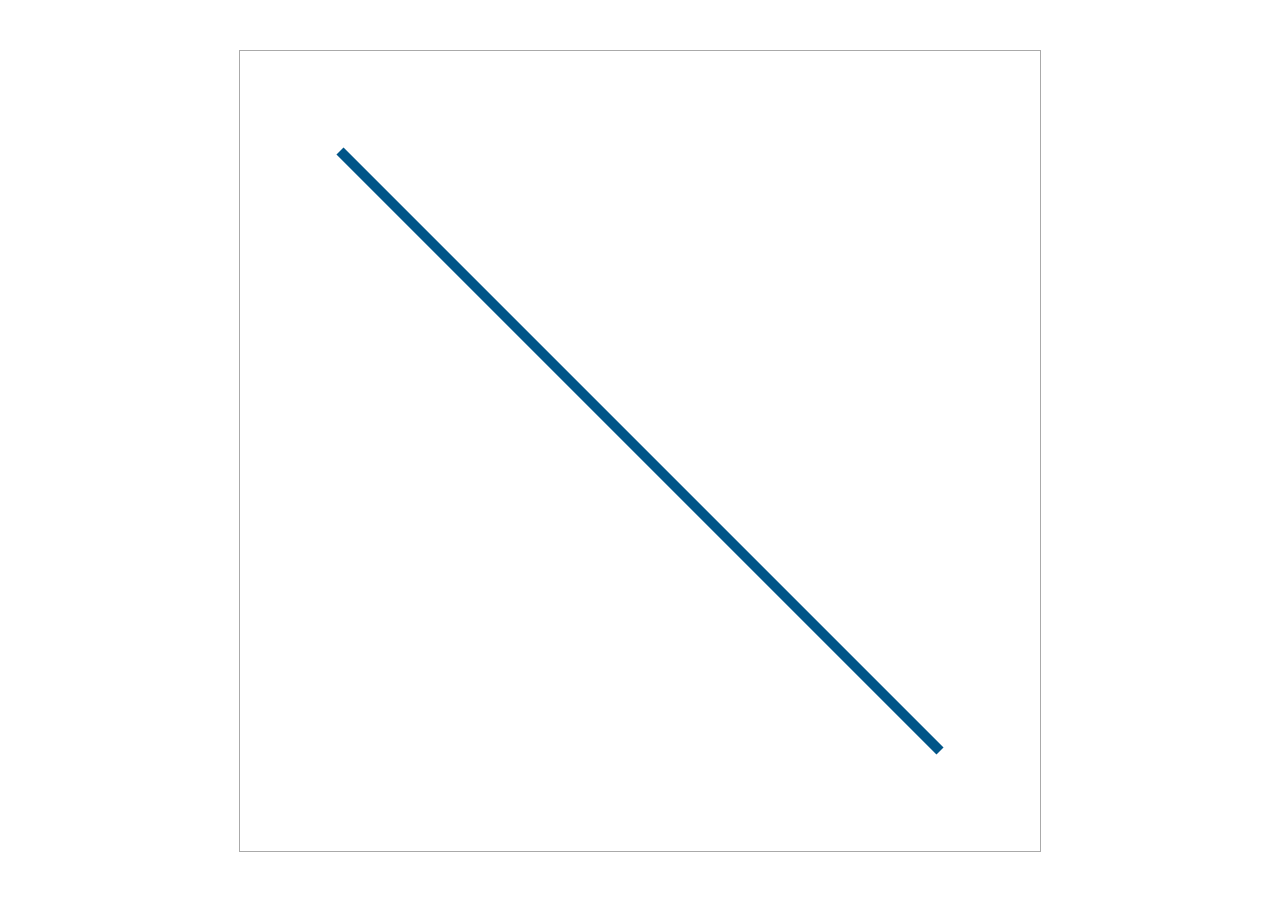
<file: canvas1.html>
<!DOCTYPE html>
<html lang="en">
<head>
  <meta charset="UTF-8">
  <title>Document</title>
</head>
<body>
<canvas id="canvas" style="border:1px solid #aaa;display:block;margin:50px auto;">
  当前浏览器不支持canvas，请更换浏览器后重试。
</canvas>
  <script type="text/javascript">
  window.onload=function(){
    var canvas=document.getElementById("canvas");
    canvas.width=800;
    canvas.height=800;

    var context=canvas.getContext("2d");

    context.moveTo(100,100);
    context.lineTo(700,700);
    context.lineWidth=10;
    context.strokeStyle="#058";    
    context.stroke();
  }
  </script>
</body>
</html>
</file>
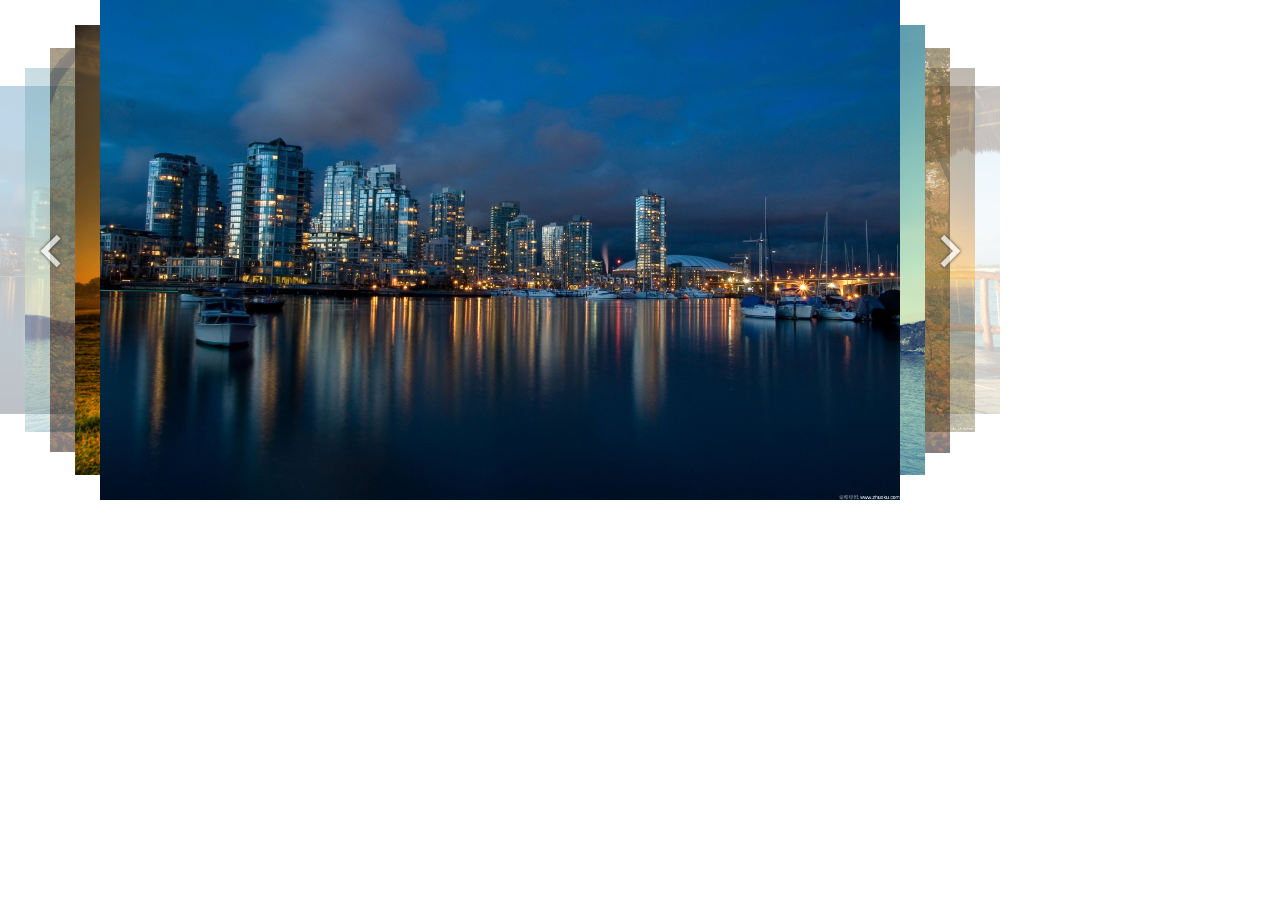
<file: carousel.html>
<!DOCTYPE html>
<html lang="en">
<head>
	<meta charset="UTF-8">
	<title>旋转木马效果</title>
	<script src="js/jquery-2.1.3.min.js"></script>
	<script src="js/carousel.js"></script>
	<style type="text/css">
	@charset "utf-8";
/* CSS  */

body, div, dl, dt, dd, ul, ol, li, h1, h2, h3, h4, h5, h6,pre, form, fieldset, input, textarea, p, blockquote, th, td {padding: 0; margin: 0;}    
fieldset, img { border: 0; }    
table {border-collapse: collapse;  border-spacing: 0;}    
ol, ul {list-style: none; }    
address, caption, cite, code, dfn, em, strong, th, var { font-weight: normal; font-style: normal;}    
caption, th {text-align: left;}    
h1, h2, h3, h4, h5, h6 {font-weight: normal;font-size: 100%;}    
q:before, q:after {content: '';}    
abbr, acronym {border: 0;}
/* 清除浏览器默认样式*/
.poster-main{
	width: 800px;
	height:500px;
	position: relative;
}
.poster-main a,.poster-main img{
	display: block;
	width: 100%;
	height: 100%;
}
.poster-main .poster-list{
	width: 800px;
	height: 500px;
}
.poster-main .poster-list .poster-item{
	position: absolute;
	top: 0;
	left: 0;
	overflow: hidden;
}
.poster-main .poster-btn{
	width: 100px;
	height: 500px;
	position: absolute;
	top: 0;
	z-index: 10;
	cursor: pointer;
}
.poster-main .poster-prev-btn{
	left: 0;
	background: url(img/btn_l.png) no-repeat center center;
}
.poster-main .poster-next-btn{
	right: 0;
	background: url(img/btn_r.png) no-repeat center center;
}
</style>

</head>
<body>
	<div class="J_poster poster-main"  date-setting='{
			"width":1000,
			"height":500,
			"posterWidth":800,
			"posterHeight":500,
			"scale":0.9,
			"speed":500,
			"speed":500,
			"autoPlay":true,
			"delay":5000,
			"verticalAlign":"middle"
		}'>
		<div class="poster-btn poster-prev-btn"></div>
		<ul class="poster-list">
			<li class="poster-item"><a href="#"><img src="img/10.jpg" alt="" width="100%"></a></li>
			<li class="poster-item"><a href="#"><img src="img/11.jpg" alt="" width="100%"></a></li>
			<li class="poster-item"><a href="#"><img src="img/12.jpg" alt="" width="100%"></a></li>
			<li class="poster-item"><a href="#"><img src="img/13.jpg" alt="" width="100%"></a></li>
			<li class="poster-item"><a href="#"><img src="img/14.jpg" alt="" width="100%"></a></li>
			<li class="poster-item"><a href="#"><img src="img/10.jpg" alt="" width="100%"></a></li>
			<li class="poster-item"><a href="#"><img src="img/11.jpg" alt="" width="100%"></a></li>
			<li class="poster-item"><a href="#"><img src="img/12.jpg" alt="" width="100%"></a></li>
			<li class="poster-item"><a href="#"><img src="img/13.jpg" alt="" width="100%"></a></li>
		</ul>
		<div class="poster-btn poster-next-btn"></div>
	</div>



<script type="text/javascript">
	$(function(){
		
		//定义一个旋转木马类Carousel
		Carousel.init($(".J_poster"));
	});

</script>
</body>
</html>
</file>
<file: css/2048.css>
@charset "utf-8";
/* CSS  */

body, div, dl, dt, dd, ul, ol, li, h1, h2, h3, h4, h5, h6,pre, form, fieldset, input, textarea, p, blockquote, th, td {padding: 0; margin: 0;}    
fieldset, img { border: 0; }    
table {border-collapse: collapse;  border-spacing: 0;}    
ol, ul {list-style: none; }    
address, caption, cite, code, dfn, em, strong, th, var { font-weight: normal; font-style: normal;}    
caption, th {text-align: left;}    
h1, h2, h3, h4, h5, h6 {font-weight: normal;font-size: 100%;}    
q:before, q:after {content: '';}    
abbr, acronym {border: 0;}
/* 清除浏览器默认样式*/
header{
	display: block;
	margin:0 auto;
	width: 100%;
	text-align: center;
}
header h1{
	font-family: Arial;
	font-size: 40px;
	font-weight: bold;
}
header #newgamebtn{
	display: block;
	margin: 20px auto;
	width: 100px;
	padding: 10px 10px;
	background-color: #8f7a66;
	font-family: Arial;
	color: white;
	border-radius: 10px;
	-webkit-border-radius: 10px;
	-moz-border-radius: 10px;
	-ms-border-radius: 10px;
	-o-border-radius: 10px;
	text-decoration: none;
}
header #newgamebtn:hover{
	background-color: #9f8b77;
}
header p{
	font-family: Arial;
	font-size: 25px;
	margin: 20px auto;
}
#grid-container{
	width: 460px;
	height: 460px;
	padding: 20px;
	margin: 50px auto;
	background-color: #bbada0;
	border-radius: 10px;
	-webkit-border-radius: 10px;
	-moz-border-radius: 10px;
	-ms-border-radius: 10px;
	-o-border-radius: 10px;
	position: relative;
}
#grid-container .grid-cell{
	width: 100px;
	height: 100px;
	border-radius: 10px;
	-webkit-border-radius: 10px;
	-moz-border-radius: 10px;
	-ms-border-radius: 10px;
	-o-border-radius: 10px;
	background-color: #ccc0b3;
	position: absolute;
}
.number-cell{
	border-radius: 6px;
	-webkit-border-radius: 6px;
	-moz-border-radius: 6px;
	-ms-border-radius: 6px;
	-o-border-radius: 6px;
	font-family: Arial;
	font-weight: bold;
	font-size: 60px;
	line-height: 100px;
	text-align: center;
	position: absolute;
}
</file>
<file: home/styles/main.css>
@charset "utf-8";
/* CSS  */
html,body{
  margin: 0;
  padding: 0;
  width: 100%;
  /*min-width: 945px;*/
  height: 100%;
  font-family:'Helvetica Neue',Helvetica,Arial,sans-serif;
  color:#FFF;
  text-shadow:1px 1px 0 rgba(0,0,0,.2);
}

*:focus{
  outline: none;
}

#main{
  width: 100%;
  height: 100%;
  overflow: hidden;
  position: relative;
}

#nav{
  display: none;
  position: fixed;
  width: 100%;
  height: 10%;
  min-width: 770px;
  min-height: 40px;
  top:0;
  left:0;
  z-index: 2;
}

#nav .logo{
  display: block;
  position: absolute;
  width: 124px;
  height: 30px;
  top: 50%;
  left: 25%;
  margin: -15px 0 0 -62px;
  z-index: 2;
}

#nav ul{
  display: block;
  position: absolute;
  width: 50%;
  height: 100%;
  top: 0;
  left: 50%;
  margin: 0 0 0 0;
  padding: 0 0 0 0;
  text-align: left;
}

#nav ul li{
  display: inline-block;
  width:20%;
  height:100%;
  
  z-index: 2;
  position: relative;
}

#nav ul li a{
  display: block;
  position: absolute;
  width: 100%;
  height: 30px;
  top: 50%;
  margin: -15px 0 0 0;
  text-align: center;
  line-height: 200%;
  text-decoration: none;
  font-family:'Helvetica Neue',Helvetica,Arial,sans-serif;
  color:#FFF;
  text-shadow:1px 1px 0 rgba(0,0,0,.2)
}

#nav ul li a::after{
  content: '';
  display: block;
  position: absolute;
  left: 50%;
  top: 90%;
  width: 0;
  height: 0;
  border-width:0 8px 6px 8px;
  border-style:solid;
  border-color:transparent transparent #5CABD2 transparent;
  margin: 10px 0 0 -8px;
  z-index: 2;
  opacity: 0;
  -webkit-transition: all 0.3s;
   -o-transition: all 0.3s;
   transition: all 0.3s; 
}

#nav ul li:hover a{
  color:#5CABD2;
}

#nav ul li:hover a::after{
  opacity: 1;
  margin: -2px 0 0 -8px;
}
/*导航条以及面板样式设定完毕*/
.roll{
  display: block;
  position: fixed;
  width: 60px;
  height: 60px;
  z-index: 99;
  top: 50%;
  left: 90%;
  cursor: pointer;
  -webkit-transition: all 1s;
  -o-transition: all 1s;
  -moz-transition: all 1s;
  transition: all 1s;
  margin: -30px 0 0 0;
}
.roll_0{
  margin: 0 0 0 0;
}
/*切换页面提示设定样式完毕*/

.common{
  width: 100%;
  height: 100%;
  position: absolute;
  top: 0;
  opacity: 1;
  background-color: transparent;
  -webkit-transition: all 0.6s;
  -o-transition: all 0.6s;
  -moz-transition: all 0.6s;
  transition: all 0.6s;
  
}

.common_up{
  top: -100%;
  
}
.common_down{
  top: 100%;
  
}
#main_0 {
  background: url(../images/header.jpg) no-repeat center center;
  background-size:cover;
  background-attachment: fixed;
}
#main_0 .bgimg_0{
  display: block;
  position: absolute;
  width: 100%;
  height: 100%;
  overflow: hidden;
  z-index: 1;
}

#main_0 .hekrlogo{
  display: block;
  width: 24%;
  height: 15vw;
  z-index: 2;
  position: absolute;
  top: 10%;
  left: 38%;
  opacity: 0;
  margin: 12vh 0 0 0;
  transform: rotate3d(0,1,0,90deg);
  -webkit-transform: rotate3d(0,1,0,90deg);
  -moz-transform: rotate3d(0,1,0,90deg);
  -ms-transform: rotate3d(0,1,0,90deg);
  -o-transform: rotate3d(0,1,0,90deg);
  -webkit-transition: all 1s 0.4s;
  -o-transition: all 1s 0.4s;
  -moz-transition: all 1s 0.4s;
  transition: all 1s 0.4s;
}
#main_0 .title{
  display:block;
  position: absolute;
  width: 310px;
  height: 50px;
  margin: 50vh 0 0 -155px;
  opacity: 0;
  font-family: "Avenir Next";
  -webkit-font-smoothing:antialiased;
  text-align: center;
  line-height: 50px;
  z-index: 2;
}
#main_0 .title_1{
  margin:55vh 0 0 -155px;
  font-size: 50px;
  left:20%;
  top: 0;
  -webkit-transition: left 0.6s 1.4s,top 0.6s 1s,opacity 0.6s 1.4s;
  -o-transition: left 0.6s 1.4s,top 0.6s 1s,opacity 0.6s 1.4s;
  -moz-transition: left 0.6s 1.4s,top 0.6s 1s,opacity 0.6s 1.4s;
  transition: left 0.6s 1.4s,top 0.6s 1s,opacity 0.6s 1.4s;
}
#main_0 .title_2{
  margin:65vh 0 0 -155px;
  font-size: 30px;
  line-height: 70px;
  top: 0;
  left:80%;
   -webkit-transition: left 0.6s 1.4s,top 0.6s 1s,opacity 0.6s 1.4s;
  -o-transition: left 0.6s 1.4s,top 0.6s 1s,opacity 0.6s 1.4s;
  -moz-transition: left 0.6s 1.4s,top 0.6s 1s,opacity 0.6s 1.4s;
  transition: left 0.6s 1.4s,top 0.6s 1s,opacity 0.6s 1.4s;
  
}
#main_0 .title_3{
  margin:75vh 0 0 -155px;
  font-size: 20px;
  top:20%;
  left: 50%;
  line-height: 26px;
   -webkit-transition: left 0.6s 1.4s,top 0.6s 1s,opacity 0.6s 1.4s;
  -o-transition: left 0.6s 1.4s,top 0.6s 1s,opacity 0.6s 1.4s;
  -moz-transition: left 0.6s 1.4s,top 0.6s 1s,opacity 0.6s 1.4s;
  transition: left 0.6s 1.4s,top 0.6s 1s,opacity 0.6s 1.4s;
   
}

#main_0 .title_0{
  opacity: 1;
  left:50%;
  top: 0;
}

#main_0 .more{
  display: block;
  position: absolute;
  top: 0;
  left: 50%;
  width: 110px;
  height: 30px;
  margin: 80vh 0 0 -55px;
  padding: 0 0 0 30px;
  text-decoration: none;
  line-height: 30px;
  font-size: 18px;
  box-sizing:border-box;
  -webkit-box-sizing:border-box;
  -moz-box-sizing:border-box;
  -ms-box-sizing:border-box;
  -o-box-sizing:border-box;
  background-color: #5BADD5;
  border-radius: 30px;
  font-family:'Helvetica Neue',Helvetica,Arial,sans-serif;
  color:#FFF;
  text-shadow:1px 1px 0 rgba(0,0,0,.2);
  z-index: 2; 
  opacity: 1;
  -webkit-transform: rotate3D(0,1,0,90deg);
  -ms-transform: rotate3D(0,1,0,90deg);
  -o-transform: rotate3D(0,1,0,90deg);
  transform: rotate3D(0,1,0,90deg);
  -webkit-transition: opacity 0.4s 1.6s,-webkit-transform 0.4s 2s;
  -o-transition: opacity 0.4s 2s,-o-transform 0.4s 1.6s;
  transition: opacity 0.4s 2s,transform 0.4s 2s;
  -moz-transition: opacity 0.4s 2s,-moz-transform 0.4s 2s;
}
#main_0 .more::before{
  content: '';
  display: block;
  position: absolute;
  left: 70%;
  top: 50%;
  width: 0;
  height: 0;
  border-width:12px 0 12px 12px;
  border-style:solid;
  border-color:transparent transparent transparent #fff;
  margin: -12px 0 0 0;
  -webkit-transition: margin 0.3s;
  -o-transition: margin 0.3s;
  transition: margin 0.3s;
  -moz-transition: margin 0.3s;
  z-index: 2;
}
#main_0 .more::after{
  content: '';
  display: block;
  position: absolute;
  left: 70%;
  top: 50%;
  width: 0;
  height: 0;
  border-width:10px 0 10px 10px;
  border-style:solid;
  border-color:transparent transparent transparent #5BADD5;
  margin: -10px 0 0 0;
  -webkit-transition: margin 0.3s;
  -o-transition: margin 0.3s;
  transition: margin 0.3s;
  -moz-transition: margin 0.3s;
  z-index: 2;
}
#main_0 .more:hover{
  background-color: #227AA2;
}
#main_0 .more:hover::before{
  margin: -12px 0 0 10px;
}
#main_0 .more:hover::after{
  border-color:transparent transparent transparent #227AA2;
  margin: -10px 0 0 10px;
}
#main_0 .more_0{
  -webkit-transform: rotate3D(1,1,1,0);
  -ms-transform: rotate3D(1,1,1,0);
  -o-transform: rotate3D(1,1,1,0);
  -moz-transform: rotate3D(1,1,1,0);
  transform: rotate3D(1,1,1,0);
  opacity: 1;
}

#main_0 .hekrlogo_0{
   opacity: 1;
  transform: rotate3d(1,1,1,0);
  -webkit-transform: rotate3d(1,1,1,0);
  -moz-transform: rotate3d(1,1,1,0);
  -ms-transform: rotate3d(1,1,1,0);
  -o-transform: rotate3d(1,1,1,0);
 } 
/*第一张完毕*/
#main_1 #circle{
  position: absolute;
  width: 70vh;
  height: 70%;
  width: 500px;
  height: 500px;
  top: 15%;
  left: 50%;
  margin:-0 0 0 -35vh;
   box-sizing:border-box;
  -webkit-box-sizing:border-box;
  -moz-box-sizing:border-box;
  -ms-box-sizing:border-box;
  -o-box-sizing:border-box;
  border: 2px solid #C2C2C2;
  border-radius:50%;
  z-index: 1; 
}
#main_1 #circle img{
  display: block;
  width: 380px;
  height: 380px;
  position: absolute;
  top: 50%;
  left:50%;
  border-radius: 50%;
  margin: -190px 0 0 -190px;
}
#main_1 #circle .little{
  position: absolute;
  width: 100px;
  height: 100px;
  border-radius:50%;
  box-sizing:border-box;
  -webkit-box-sizing:border-box;
  -moz-box-sizing:border-box;
  -ms-box-sizing:border-box;
  -o-box-sizing:border-box;
  border: 2px solid #C2C2C2;
  z-index: 2;
  background-color: #fff;
}
#main_1 #circle .little_1{
  top: 23px;
  left: 23px; 
}
#main_1 #circle .little_2{
  top: 23px;
  right: 23px; 
}
#main_1 #circle .little_3{
  top: 50%;
  left: 0; 
  margin: -50px 0 0 -50px;
}#main_1 #circle .little_4{
  top: 50%;
  left: 100%; 
  margin: -50px 0 0 -50px; 
}#main_1 #circle .little_5{
  bottom: 23px;
  left:23px;
}#main_1 #circle .little_6{
  bottom: 23px;
  right: 23px;
}
#main_1 #circle .little .little_img{
  display: block;
  position: absolute;
  width: 60px;
  height: 60px;
  top: 50%;
  left: 50%;
  overflow: hidden;
  margin:-30px 0 0 -30px;
  border-radius: 0;
   -ms-interpolation-mode: bicubic; 
  -webkit-transform: rotate3d(1,1,1,0);
  -ms-transform: rotate3d(1,1,1,0);
  -o-transform: rotate3d(1,1,1,0);
  transform: rotate3d(1,1,1,0);

  -webkit-transition: all 0.4s;
  -o-transition:all 0.4s;
  transition:all 0.4s;
 
}
#main_1 #circle .little .little_img:hover{
  -webkit-transform: rotate3d(0,1,0,180deg);
  -ms-transform: rotate3d(0,1,0,180deg);
  -o-transform: rotate3d(0,1,0,180deg);
  -moz-transform: rotate3d(0,1,0,180deg);
  transform: rotate3d(0,1,0,180deg);
  
}
#main_1 #circle .little span{
  display: block;
  position: absolute;
  width: 160%;
  height: 120px;
  color: #4A4E51;
  font-size: 16px;
  font-family: "helvetica neue",arial,sans-serif;
  font-weight: bold;
  text-shadow:none;
  z-index: 10;
}
#main_1 #circle .little span h1{
  margin: 0;
  padding: 0;
  line-height: 50px;
}
#main_1 #circle .little span a{
  font-size: 32px;
  font-family: "helvetica neue",arial,sans-serif;
  font-weight: bold;
  line-height: 120px;
  color: #5AACD5;
  text-decoration: none;
}
#main_1 #circle .little span a::before{
  content: '';
  display: block;
  position: absolute;
  left: 40%;
  top: 50%;
  width: 0;
  height: 0;
  border-width:16px 0 16px 22px;
  border-style:solid;
  border-color:transparent transparent transparent #5AACD5;
  margin: -16px 0 0 0;
  -webkit-transition: margin 0.3s;
  -o-transition: margin 0.3s;
  -moz-transition: margin 0.3s;
  transition: margin 0.3s;
  z-index: 2;
  
}
#main_1 #circle .little span a::after{
  content: '';
  display: block;
  position: absolute;
  left: 40%;
  top: 50%;
  width: 0;
  height: 0;
  border-width:10px 0 10px 16px;
  border-style:solid;
  border-color:transparent transparent transparent #fff;
  margin: -10px 0 0 0;
  -webkit-transition: margin 0.3s;
  -o-transition: margin 0.3s;
  -moz-transition: margin 0.3s;
  transition: margin 0.3s;
  z-index: 2;
}
#main_1 #circle .little span a:hover{
  text-decoration: underline;
}
#main_1 #circle .little span a:hover::before{
  margin: -16px 0 0 20px;
}
#main_1 #circle .little span a:hover::after{
  margin: -10px 0 0 20px;
}
#main_1 #circle .little .explain_left{
  top: 5%;
  right:110%;
  /*margin: 0 0 0 -220px;*/
  text-align: right;
}
#main_1 #circle .little .explain_right{
  top: 5%;
  left:110%;
  /*margin: 0 0 0 120px;*/
}
/*第二张页面结束*/
#main_2 {
  background: url(../images/bg_2.jpg) no-repeat center center;
  background-size:cover;
  background-attachment: fixed;
}
#main_2 .bgimg_2{
  display: block;
  width: 100%;
  height: 100%;
  z-index: 1;
}
#main_2 .title_2{
  display: block;
  position: absolute;
  width: 270px;
  height: 50px;
  top: 0;
  left: 50%;
  margin: 60px 0 0 -135px;
  text-align: center;
  z-index: 2;
  font-family: "微软雅黑";
  color: #fff;
  font-size: 24px;
}
#main_2 .title_2 h1{
  font-size: 34px;
  margin: 0;
}
#main_2 .cloud{
  position: absolute;
  width: 120px;
  height: 120px;
  border-radius: 50%;
  box-sizing:border-box;
  -webkit-box-sizing:border-box;
  -moz-box-sizing:border-box;
  -ms-box-sizing:border-box;
  -o-box-sizing:border-box;
  border: 2px solid #fff;
}
#main_2 .cloud::before{
  content: '';
  display: block;
  position: absolute;
  width: 100px;
  height: 100px;
  top: 50%;
  left: 50%;
  margin: -50px 0 0 -50px;
  border-radius: 50%;
  box-sizing:border-box;
  -webkit-box-sizing:border-box;
  -moz-box-sizing:border-box;
  -ms-box-sizing:border-box;
  -o-box-sizing:border-box;
  border: 1px solid #fff;
  opacity: 0;
  -webkit-transition:all 0.6s;
  -o-transition:all 0.6s;
  -moz-transition:all 0.6s;
  transition:all 0.6s;
}
#main_2 .cloud:hover:before{
 width: 150px;
 height: 150px;
 opacity: 1;
 margin: -75px 0 0 -75px;
}
#main_2  .cloud_1{
  top: 50%;
  left: 25%;
  margin: -160px 0 0 -60px;
}
#main_2  .cloud_2{
  top: 50%;
  left: 50%;
  margin: -160px 0 0 -60px;
}
#main_2  .cloud_3{
  top: 50%;
  left: 75%;
  margin: -160px 0 0 -60px;
}
#main_2  .cloud_4{
  top: 50%;
  left: 25%;
  margin: 60px 0 0 -60px;
}
#main_2  .cloud_5{
  top: 50%;
  left: 50%;
  margin: 60px 0 0 -60px;
}
#main_2 .cloud .cloud_img{
  display: block;
  position: absolute;
  width: 60px;
  height: 60px;
  border-radius: 50%;
  top: 50%;
  left: 50%;
  margin: -30px 0 0 -30px;
  -webkit-transition:all 0.6s;
  -o-transition:all 0.6s;
  -moz-transition:all 0.6s;
  transition:all 0.6s;
}
#main_2 .cloud:hover .cloud_img{
  width: 40px;
  height: 40px;
  margin: -20px 0 0 -20px;
}
#main_2 .cloud .cloud_title{
  display: block;
  position: absolute;
  width: 180px;
  height: 66px;
  top: 100%;
  left: 50%;
  margin: 10px 0 0 -90px;
  z-index: 2;
  text-align: center;
  font-family: "微软雅黑";
  font-size: 12px;
}

#main_2 .cloud .cloud_title h1{
  font-size: 22px;
  line-height: 32px;
  margin: 0;
}
/*第三张页面结束*/
#main_3  .partner_title{
  display: block;
  position: absolute;
  width: 100%;
  height: 20%;
  line-height: 90px;
  text-align: center;
  font-size: 36px;
  color: #383736;
  margin: 0 0 0 0;
  text-shadow:none;
  font-family: "微软雅黑";
}
#main_3 .partner{
  display: block;
  position: absolute;
  list-style: none;
  margin: 0;
  padding: 0;
  width: 70%;
  height:31.3vw;
  top: 20%;
  left: 15%;
}
#main_3 .partner .partner_logo{
  position: relative;
  float: left;
  box-sizing:border-box;
  -webkit-box-sizing:border-box;
  -moz-box-sizing:border-box;
  -ms-box-sizing:border-box;
  -o-box-sizing:border-box;
  margin: 0;
  padding: 0;
}
#main_3 .partner .partner_logo_1{
  width:33.3%;
}
#main_3 .partner .partner_logo_1 .li_logo_1{
  display: block;
  width: 100%;
   -webkit-transition: all 0.5s;
  -o-transition: all 0.5s;
  transition: all 0.5s;
  -moz-transition:all 0.5s;
}
#main_3 .partner .partner_logo_1 .li_logo_2{
  display: block;
  width: 100%;
 -webkit-transition: all 0.5s;
  -o-transition: all 0.5s;
  transition: all 0.5s;
  -moz-transition:all 0.5s;
}
#main_3 .partner .partner_logo_2{
  width: 33.3%;
}
#main_3 .partner .partner_logo_2 .li_logo_3{
  display: block;
  width: 100%;
  -webkit-transition: all 0.5s;
  -o-transition: all 0.5s;
  transition: all 0.5s;
  -moz-transition:all 0.5s;
}
#main_3 .partner .partner_logo_3{
  width: 33.2%;
}
#main_3 .partner .partner_logo_3 .li_logo_4{
  display: block;
  width: 100%;
 -webkit-transition: all 0.5s;
  -o-transition: all 0.5s;
  transition: all 0.5s;
  -moz-transition:all 0.5s;
}
#main_3 .partner .partner_logo_3 .li_logo_5{
  display: block;
  width: 50%;
   -webkit-transition: all 0.5s;
  -o-transition: all 0.5s;
  transition: all 0.5s;
  -moz-transition:all 0.5s;
}
#main_3 .partner .partner_logo_3 .li_logo_6{
  display: block;
  float: right;
  width: 50%;
  margin: -66.7% 0 0 0;
  -webkit-transition: all 0.5s;
  -o-transition: all 0.5s;
  transition: all 0.5s;
  -moz-transition:all 0.5s;
}
#main_3 .partner .partner_logo img:hover{
   -webkit-transform: scale3D(1.2,1.2,1.2);
  -ms-transform: scale3D(1.2,1.2,1.2);
  -o-transform: scale3D(1.2,1.2,1.2);
  transform: scale3D(1.2,1.2,1.2);
  -moz-transform: scale3D(1.2,1.2,1.2);
  z-index: 99;
  position: relative;
}
/*第四张页面结束*/
#main_4 .switch_button{
  list-style: none;
  margin: 0;
  padding: 0;
  display: block;
  position: absolute;
  width: 100%;
  height: 40px;
  bottom: 15%;
  left: 0;
  text-align: center;
  z-index: 99;
}
#main_4 .switch_button .little_button{
  margin: 0 2px 0 2px;
  padding: 0;
  display: inline-block;
  text-align: center;
  width: 90px;
  height: 35px;
  border: 2px solid #fff;
  box-sizing:border-box;
  -webkit-box-sizing:border-box;
  -moz-box-sizing:border-box;
  -ms-box-sizing:border-box;
  -o-box-sizing:border-box;
  border-radius:15px; 
  font-size: 18px;
  line-height: 35px;
}
/*#main_4 .switch_button .little_button:hover{
  background-color: #5BADD5;
}*/
#main_4 .switch_button .little_button_selected{
  background-color: #5BADD5;
}
#main_4 .switch_button .little_button a{
  text-decoration: none;
  color: #fff;
}
#main_4 .main_4_bm{
  display: block;
  position: absolute;
  width: 100%;
  height: 100%;
  top: 0;
  left: 0;
  opacity: 1;
  z-index: 9;
  -webkit-transition: all 0.5s;
  -o-transition: all 0.5s;
  transition: all 0.5s;
  -moz-transition:all 0.5s;
}
#main_4 #main_4_show_bg{
  display: block;
  position: absolute;
  width: 100%;
  height: 100%;
  top: 0;
  left: 0;
  z-index: 2;
}
#main_4 .main_4_bm_0{
  left: -100%;
  opacity: 0;
}
#main_4 .main_4_bm_1{
  left: 100%;
  opacity: 0;
}
#main_4 #fixed_hand{
  display: block;
  position: absolute;
  height: 80%;
  bottom: 0;
  left: 60%;
  z-index: 99;
}
#main_4::before{
  content: '有家的地方就有氦氪有氦氪的地方就是家';
  display: block;
  position: absolute;
  width: 220px;
  height: 90px;
  bottom: 50%;
  left: 60%;
  z-index: 90;
  margin: 0 0 0 -220px;
  background-color: rgba(255,255,255,0.7);
  font-size: 1.4em;
  color: black;
  text-shadow:none;
  text-align: center;
  line-height: 1.8em;
  border-radius: 20px;
  font-family: "微软雅黑";
}
/*第五张页面结束*/
#main_5 .main_5_switch{
  list-style: none;
  margin: 0;
  padding: 0;
  display: block;
  position: absolute;
  width: 100%;
  height: 40px;
  bottom: 15%;
  left: 0;
  text-align: center;
  z-index: 99;
}
#main_5 .main_5_switch .main_5_button{
  display: inline-block;
  width: 25px;
  height: 25px;
  border-radius:50%; 
  box-sizing:border-box;
  -webkit-box-sizing:border-box;
  -moz-box-sizing:border-box;
  -ms-box-sizing:border-box;
  -o-box-sizing:border-box;
  margin: 0 10px 0 10px;
  padding: 0;
}
#main_5 .main_5_switch .main_5_button a{
  display: block;
  width: 100%;
  height: 100%;
  border: 2px solid #909195;
  border-radius:50%; 
  box-sizing:border-box;
  -webkit-box-sizing:border-box;
  -moz-box-sizing:border-box;
  -ms-box-sizing:border-box;
  -o-box-sizing:border-box;
}
#main_5 .main_5_switch .main_5_button .main_5_button_selected{
  background-color: #5BABD5;
  border:2px solid transparent;
}
#main_5 .main_5_title{
  list-style: none;
  margin: 0;
  padding: 0;
  display: block;
  position: absolute;
  width: 100%;
  height: 80px;
  top: 10%;
  left: 0;
}
#main_5 .main_5_title .main_5_tb{
  display: block;
  position: absolute;
  margin: 0;
  padding: 0;
  width: 40%;
  height: 100%;
  top: 0;
  left: 30%;
  opacity: 1;
   -webkit-transition: all 0.8s;
  -o-transition: all 0.8s;
  transition: all 0.8s;
  -moz-transition:all 0.8s;
  opacity: 0;
}
#main_5 .main_5_title .main_5_tb_0{
  opacity: 1;
}
#main_5 .main_5_title .main_5_tb a{
  display: block;
  text-decoration: none;
  width: 100%;
  height: 100%;
  font-size: 28px;
  text-align: center;
  color: #797A7E;
  text-shadow:none;
}
#main_5 .main_5_title .main_5_tb a span{
  color: #85C2DF;
  text-shadow:none;
}
#main_5  .main_5_img{
  display: block;
  position:absolute; 
  height: 40%;
   -webkit-transition: opacity 1.2s,right 1.2s,left 1.2s;
  -o-transition: opacity 1.2s,right 1.2s,left 1.2s;
  transition: opacity 1.2s,right 1.2s,left 1.2s;
  -moz-transition:opacity 1.2s,right 1.2s,left 1.2s;
}
#main_5  .main_5_img1{
  top: 30%;
  right: 51%;
  width: 
  max-width: 437px;
  max-height: 198px;
  opacity: 1;
}
#main_5  .main_5_img2{
  bottom: 40%;
  left: 51%;
  max-width: 486px;
  max-height: 198px;
  opacity: 1;
}
#main_5  .main_5_img3{
  top:30%;
  left: 51%;
  max-width: 522px;
  max-height: 306px;
  opacity: 1;
}
#main_5  .main_5_img4{
  top:30%;
  right: 51%;
  max-width: 522px;
  max-height: 303px;
  opacity: 1;
}
#main_5  .main_5_img5{
  top:50%;
  width: 12%;
  height: auto;
  left: 25%;
  opacity: 1;
}
#main_5  .main_5_img6{
  top:45%;
  width: 12%;
  height: auto;
  left: 37.5%;
  opacity: 1;
}
#main_5  .main_5_img7{
  top:40%;
  width: 12%;
  height: auto;
  left: 50%;
  opacity: 1;
}
#main_5  .main_5_img8{
  top:35%;
  width: 12%;
  height: auto;
  left: 62.5%;
  opacity: 1;
}
#main_5  .main_5_img9{
  top:30%;
  width: auto;
  height: 40%;
  left: 25%;
  opacity: 1;
}
#main_5  .main_5_img10{
  top:30%;
  width: auto;
  height: 40%;
  left: 37.5%;
  opacity: 1;
}
#main_5  .main_5_img11{
  top:30%;
  width: auto;
  height: 40%;
  left: 50%;
  opacity: 1;
}
#main_5  .main_5_img12{
  top:30%;
  width: auto;
  height: 40%;
  left: 62.5%;
  opacity: 1;
}
#main_5  .main_5_img13{
  top:30%;
  width: auto;
  height: 40%;
  left: 25%;
  opacity: 1;
}
#main_5  .main_5_img14{
  top:30%;
  width: auto;
  height: 40%;
  left: 37.5%;
  opacity: 1;
}
#main_5  .main_5_img15{
  top:30%;
  width: auto;
  height: 40%;
  left: 50%;
  opacity: 1;
}
#main_5  .main_5_img16{
  top:30%;
  width: auto;
  height: 40%;
  left: 62.5%;
  opacity: 1;
}

#main_5  .main_5_img_r{
  opacity: 0;
  left: 90%;
  right: 0;
}
#main_5  .main_5_img_l{
  opacity: 0;
  right: 90%;
  left: 0;
}
/*第六张页面设定样式结束*/
#main_6{
  display: none;
}
#main_6 #nav1{
  display: block;
  position: absolute;
  width: 50%;
  height: 10%;
  top: 0;
  left: 50%;
  margin: 0 0 0 0;
  padding: 0 0 0 0;
  text-align: left;
}

#main_6 #nav1  li{
  display: inline-block;
  width:90px;
  height:100%;
  min-height: 63px;
  z-index: 2;
  position: relative;
}

#main_6 #nav1  li a{
  display: block;
  position: absolute;
  width: 100%;
  height: 30px;
  top: 50%;
  margin: -15px 0 0 0;
  text-align: center;
  line-height: 30px;
  text-decoration: none;
  font-family:"微软雅黑";
  color:#464243;
  font-size: 18px;
  text-shadow:none;
}

#main_6 #nav1  li a::after{
  content: '';
  display: block;
  position: absolute;
  left: 50%;
  top: 90%;
  width: 0;
  height: 0;
  border-width:0 8px 6px 8px;
  border-style:solid;
  border-color:transparent transparent #5CABD2 transparent;
  margin: 10px 0 0 -8px;
  z-index: 2;
  opacity: 0;
  -webkit-transition: all 0.3s;
   -o-transition: all 0.3s;
   transition: all 0.3s; 
}

#main_6 #nav1  li:hover a{
  color:#5CABD2;
}

#main_6 #nav1  li:hover a::after{
  opacity: 1;
  margin: 2px 0 0 -8px;
}
#main_6 .footer{
  list-style: none;
  display: block;
  position: absolute;
  width: 100%;
  height: 20vh;
  bottom: 0;
  margin: 0;
  padding: 0;
  background-color: #3B3738;
}
#main_6 .footer .footer_cm1{
  margin: 0;
  padding: 0;
  display: block;
  position: absolute;
  width: 20vh;
  height: 20vh;
  top: 0;
  left: 25%;
}
#main_6 .footer .footer_cm1 img{
  display: block;
  position: absolute;
  height: 10vh;
  width: 10vh;
  top: 10%;
  left: 50%;
  margin: 0 0 0 -5vh;
}
#main_6 .footer .footer_cm1 span{
  display: block;
  position: absolute;
  width: 100%;
  height: 30px;
  top: 10%;
 left: 0;
  text-align: center;
  margin: 11vh 0 0 0;
}
#main_6 .footer .footer_cm2{
   margin: 0;
  padding: 0;
  display: block;
  position: absolute;
  width: 20vh;
  height: 20vh;
  top: 0;
  left: 40%;
}
#main_6 .footer .footer_cm2 img{
  display: block;
  position: absolute;
  height: 10vh;
  width: 10vh;
  top: 10%;
  left: 50%;
  margin: 0 0 0 -5vh;
}
#main_6 .footer .footer_cm2 span{
 display: block;
  position: absolute;
  width: 100%;
  height: 30px;
  top: 10%;
 left: 0;
  text-align: center;
  margin: 11vh 0 0 0;
}
#main_6 .footer .footer_cm3{
   margin: 0;
  padding: 0;
  display: block;
  position: absolute;
  width: 45%;
  height: 100%;
  top: 0;
  left: 55%;
}
#main_6 .footer .footer_cm3 img{
  display: block;
  position: absolute;
  width: 5vh;
  height: 5vh;
  top: 5%;
  left: 0;
}
#main_6 .footer .footer_cm3 h1{
  display: block;
  position: absolute;
  top: 5%;
  width: 70%;
  height: 5vh;
  left: 0;
  font-size: 1.4em;
  line-height: 5vh;
  margin: 0 0 0 5vh;
}
#main_6 .footer .footer_cm3 span{
  display: block;
  position: absolute;
  top: 5%;
  width: 80%;
  height: 15vh;
  left: 0;
  font-size: 0.7em;
  line-height: 3vh;
  margin: 5vh 0 0 5vh;
}
#main_6 .main_6_cm{
  list-style: none;
  display: block;
  position: absolute;
  height: 60%;
  width: 22%;
  left: 14%;
  top: 14%;
  margin: 0;
  padding: 0;
}
#main_6 .main_6_cm .cm_li{
  list-style: none;
  display: block;
  position: absolute;
  margin: 0;
  padding: 0 0 0 10px;
  width: 100%;
  height: 16%;
  border-left:2px solid #5BADD5;
  background-color: #F8F8F8;
  z-index: 9;
   box-sizing:border-box;
  -webkit-box-sizing:border-box;
  -moz-box-sizing:border-box;
  -ms-box-sizing:border-box;
  -o-box-sizing:border-box;
}
#main_6 .main_6_cm .cm_li:hover{
  border-top:1px solid #E9E9E9;
  border-bottom:1px solid #E9E9E9;
  border-right:1px solid #FFFFFF;   
  background-color: #FFFFFF;
}
#main_6 .main_6_cm .cm_li h1{
  margin: 0;
  padding: 0;
  font-size: 1em;
  color: #8FC2E1;
  text-shadow:none;
  line-height: 150%;
}
#main_6 .main_6_cm .cm_li b{
  margin: 0;
  padding: 0;
  font-size: 0.5em;
  color: #FB0707;
  text-shadow:none;
}
#main_6 .main_6_cm .cm_li span{
  margin: 0;
  padding: 0;
  color: #3A3839;
  font-size: 0.5em;
  text-shadow:none;
}
#main_6 .main_6_cm .cm_li1{
  top: 0;
}
#main_6 .main_6_cm .cm_li2{
  top: 21%;
}
#main_6 .main_6_cm .cm_li3{
  top: 42%;
}
#main_6 .main_6_cm .cm_li4{
  top: 63%;
}
#main_6 .main_6_cm .cm_li5{
  top: 84%;
}
#main_6 .main_9_detail{
  position: absolute;
  height: 60%;
  width: 50%;
  left: 36%;
  top: 14%;
   box-sizing:border-box;
  -webkit-box-sizing:border-box;
  -moz-box-sizing:border-box;
  -ms-box-sizing:border-box;
  -o-box-sizing:border-box;
  border:1px solid #E9E9E9;
  margin: 0 -1px 0 0;
  z-index: -10;
}
</file>
<file: test/styles/main.css>
@charset "utf-8";
/* CSS  */
*:focus{
  outline: none;
}
html,body{
  margin: 0;
  padding: 0;
  width: 100%;
  height: 100%;
  background-color: #fafafa;
  overflow: hidden;
  -webkit-font-smoothing:antialiased;
  font-family: "Microsoft YaHei" ! important;
}
@font-face {font-family: 'iconfont';
    src: url('iconfont.eot'); /* IE9*/
    src: url('iconfont.eot?#iefix') format('embedded-opentype'), /* IE6-IE8 */
    url('iconfont.woff') format('woff'), /* chrome、firefox */
    url('iconfont.ttf') format('truetype'), /* chrome、firefox、opera、Safari, Android, iOS 4.2+*/
    url('iconfont.svg#iconfont') format('svg'); /* iOS 4.1- */ 
}
.iconfont{
    font-family:"iconfont" !important;
    font-size:16px;font-style:normal;
    -webkit-font-smoothing: antialiased;
    -webkit-text-stroke-width: 0.2px;
    -moz-osx-font-smoothing: grayscale;
  }
/*包裹层以及内容容器开始*/
.wrap{
  position: relative;
  width: 100%;
  height: 100%;
}
.container{
  position: relative;
  width: 100%;
  height: 100%;
  top: 0;
  left: 0;
  overflow: hidden;
}
/*包裹层以及内容容器结束*/

/*导航样式以及页面跳转功能开始*/
.container #nav{
  position: fixed;
  width: 100%;
  height: 30px;
  background-color: rgba(53,53,53,1);
  border: 0 solid rgba(53,53,53,1);
  z-index: 10;
  -webkit-transition: all 0.6s;
  -moz-transition: all 0.6s;
  -o-transition: all 0.6s;
  transition: all 0.6s;
}
.container  .nav_radio,
.container  .nav_a{
  position: fixed;
  width: 10%;
  height: 30px;
  line-height: 30px;
  text-align: center;
  top: 0;
  text-decoration: none;
  color: #E4E4E9;
  text-shadow:1px 1px 1px rgba(0,0,0,0.3);
  margin: 0;
  padding: 0;
  cursor: pointer;
}
.container  .nav_radio{
  opacity: 0;
  z-index: 999;
}
.container  .nav_a{
  opacity: 1;
  z-index: 12;
  font-size: 18px;
  font-weight: 600;
   -webkit-transition: all 0.6s;
  -moz-transition: all 0.6s;
  -o-transition:all 0.6s;
  transition: all 0.6s;
}
.container  #jump_main_1,
.container  #jump_main_1 + a{
  left: 10%;
}
.container  #jump_main_2,
.container  #jump_main_2 + a{
  left: 30%;
}
.container  #jump_main_3,
.container  #jump_main_3 + a{
  left: 40%;
}
.container  #jump_main_4,
.container  #jump_main_4 + a{
  left: 50%;
}
.container  #jump_main_5,
.container  #jump_main_5 + a{
  left: 60%;
}
.container  #jump_main_6,
.container  #jump_main_6 + a{
  left: 70%;
}
.container  #jump_main_7,
.container  #jump_main_7 + a{
  left: 80%;
}
.container  #jump_main_8,
.container  #jump_main_8 + a{
  left: 90%;
}
.container  .nav_radio:checked + a{
  color: #57A3C8;
}
.container  #jump_main_1:checked ~ #nav{
  height: 60px;
  background-color: rgba(53,53,53,0.3);
}
.container #nav #trapezoid{
  position: absolute;
  width: 460px;
  height: 40px;
  top: 100%;
  left: 50%;
  margin:0 0 0 -230px;
  text-align: center;
  background-color: inherit;
 
  -webkit-transform:scale3D(1,0,1);
  -moz-transform:scale3D(1,0,1);
  -o-transform:scale3D(1,0,1);
  -ms-transform:scaleY(0);
  transform:scale3D(1,0,1);
  -webkit-transform-origin:top top;
  -moz-transform-origin:top top;
  -o-transform-origin:top top;
  -ms-transform-origin:top top;
   transform-origin:center top;
  -webkit-transition: all 0.3s ease-in;
  -moz-transition: all 0.3s ease-in;
  -o-transition: all 0.3s ease-in;
  transition: all 0.3s ease-in;  
}
.container #nav #trapezoid span{
 display: inline-block;
  width: 80px;
  height: 40px;
  line-height: 40px;
  color: #DEDEDE;
  cursor: pointer;
}
.container #nav #trapezoid > div{
  position: absolute;
  top: 0;
  width: 0;
  height: 0;
  border: 20px solid  rgba(53,53,53,1);
  border-bottom-color:transparent; 
  z-index: 99;
   -webkit-transition: border-color 0.3s ease-in;
  -moz-transition: border-color 0.3s ease-in;
  -o-transition: border-color 0.3s ease-in;
  transition: border-color 0.3s ease-in;  
}
.container #nav #trapezoid .trapezoid_left{
  right: 100%;
  border-left-color: transparent;
}
.container #nav #trapezoid .trapezoid_right{
  left: 100%;
  border-right-color: transparent;
}
.container  #jump_main_1:checked ~ #nav #trapezoid >div{
  border: 20px solid  rgba(53,53,53,0.3);
}
.container  #jump_main_1:checked ~ #nav #trapezoid .trapezoid_left{
  border-bottom-color:transparent;
  border-left-color: transparent;
}
.container  #jump_main_1:checked ~ #nav #trapezoid .trapezoid_right{
  border-bottom-color:transparent;
  border-right-color: transparent;
}


.container  #jump_main_5:hover ~ #nav #trapezoid{
    -webkit-transform:scale3D(1,1,1);
      -moz-transform:scale3D(1,1,1);
      -o-transform:scale3D(1,1,1);
      -ms-transform:scaleY(1);
      transform:scale3D(1,1,1);
}
.container #nav #trapezoid:hover{
    -webkit-transform:scale3D(1,1,1);
      -moz-transform:scale3D(1,1,1);
      -o-transform:scale3D(1,1,1);
      -ms-transform:scaleY(1);
      transform:scale3D(1,1,1);
}
.container  #jump_main_1:checked ,
.container  #jump_main_1:checked + a{
  font-size: 32px;
  line-height: 60px;
}
.container  #jump_main_1:checked ~ input[type=radio],
.container  #jump_main_1:checked ~ a{
  height: 60px;
  line-height: 60px;
}
.container #view_scroll,
.container #view_scroll > div{
  width: 100%;
  height: 100%;
  position: relative;
}
.container #view_scroll{
  top: 0;
  left: 0;
  -webkit-transform:translate3D(0,0,0);
  -moz-transform:translate3D(0,0,0);
  -o-transform:translate3D(0,0,0);
  -ms-transform:translateY(0);
  transform:translate3D(0,0,0);
  -webkit-backface-visibility:hidden;
  -webkit-transition: all 1s ease-in-out;
  -moz-transition: all 1s ease-in-out;
  -o-transition: all 1s ease-in-out;
  transition: all 1s ease-in-out;  
}
.container #jump_main_1:checked ~ #view_scroll{
   -webkit-transform:translate3D(0,0,0);
  -moz-transform:translate3D(0,0,0);
  -o-transform:translate3D(0,0,0);
  -ms-transform:translateY(0);
  transform:translate3D(0,0,0);
}
.container #jump_main_2:checked ~ #view_scroll{
   -webkit-transform:translate3D(0,-100%,0);
  -moz-transform:translate3D(0,-100%,0);
  -o-transform:translate3D(0,-100%,0);
  -ms-transform:translateY(-100%);
  transform:translate3D(0,-100%,0);
}
.container #jump_main_3:checked ~ #view_scroll{
   -webkit-transform:translate3D(0,-200%,0);
  -moz-transform:translate3D(0,-200%,0);
  -o-transform:translate3D(0,-200%,0);
  -ms-transform:translateY(-200%);
  transform:translate3D(0,-200%,0);
}
.container #jump_main_4:checked ~ #view_scroll{
   -webkit-transform:translate3D(0,-300%,0);
  -moz-transform:translate3D(0,-300%,0);
  -o-transform:translate3D(0,-300%,0);
  -ms-transform:translateY(-300%);
  transform:translate3D(0,-300%,0);
}
.container #jump_main_5:checked ~ #view_scroll{
   -webkit-transform:translate3D(0,-400%,0);
  -moz-transform:translate3D(0,-400%,0);
  -o-transform:translate3D(0,-400%,0);
  -ms-transform:translateY(-400%);
  transform:translate3D(0,-400%,0);
}
.container #jump_main_6:checked ~ #view_scroll{
   -webkit-transform:translate3D(0,-500%,0);
  -moz-transform:translate3D(0,-500%,0);
  -o-transform:translate3D(0,-500%,0);
  -ms-transform:translateY(-500%);
  transform:translate3D(0,-500%,0);
}
.container #jump_main_7:checked ~ #view_scroll{
   -webkit-transform:translate3D(0,-600%,0);
  -moz-transform:translate3D(0,-600%,0);
  -o-transform:translate3D(0,-600%,0);
  -ms-transform:translateY(-600%);
  transform:translate3D(0,-600%,0);
}
.container #jump_main_8:checked ~ #view_scroll{
   -webkit-transform:translate3D(0,-700%,0);
  -moz-transform:translate3D(0,-700%,0);
  -o-transform:translate3D(0,-700%,0);
  -ms-transform:translateY(-700%);
  transform:translate3D(0,-700%,0);
}
/*导航样式以及页面跳转功能结束*/

/*第一页开始*/
.container #view_scroll #main_1{
  background: url(../images/main1_bg.jpg) no-repeat center center;
  background-size:cover;
  background-attachment: fixed;
}
.container #view_scroll #main_1 .clock{
  position: absolute;
  width: 550px;
  height: 200px;
  bottom: 50%;
  left: 50%;
  margin: 0 0 0 -275px;
  overflow: hidden;
   -webkit-perspective:1000px;
   -moz-perspective:1000px;
   -ms-perspective:1000px;
   -o-perspective:1000px;
   perspective:1000px;
   -webkit-transform-style:preserve-3d;
   -moz-transform-style:preserve-3d;
   -ms-transform-style:preserve-3d;
   -o-transform-style:preserve-3d;
   transform-style:preserve-3d;
   -webkit-backface-visibility:hidden;
}

.container #view_scroll #main_1  .clock .unit{
    position: absolute;
    width: 30%;
    height: 100%;
    top: 0;
    border:5px solid #DCDCDC;
    box-sizing:border-box;
  -webkit-box-sizing:border-box;
  -moz-box-sizing:border-box;
  -ms-box-sizing:border-box;
  -o-box-sizing:border-box;
  border-radius:5px; 
  background-color: #DCDCDC;
    overflow: visible;
  }
   .container #view_scroll #main_1  .clock .unit::before{
      content: '';
      position: absolute;
      width: 40%;
      top: 10%;
      left: 30%;
      height: 7%;
      background-color: #3A3B3C;
      border-radius:10%; 
      z-index: 999;
  }
  .container #view_scroll #main_1  .clock .unit:nth-child(1){
      left: 0;
  }
   .container #view_scroll #main_1  .clock .unit:nth-child(1)::after{
      content: '个月';
      position: absolute;
      width: 100%;
      bottom: 5%;
      left: 0;
      height: 50px;
      line-height: 50px;
      text-align: center;
      font-size: 24px;
      background-color: transparent;
      color: #fff;
      z-index: 999;
  }
  .container #view_scroll #main_1  .clock .unit:nth-child(2){
      left: 35%;
  }
 
   .container #view_scroll #main_1  .clock .unit:nth-child(2)::after{
      content: '+公司';
      position: absolute;
      width: 100%;
      bottom: 5%;
      left: 0;
      height: 50px;
      line-height: 50px;
      text-align: center;
      font-size: 24px;
      background-color: transparent;
      color: #fff;
      z-index: 999;
  }
  .container #view_scroll #main_1  .clock .unit:nth-child(3){
      left: 70%;
  }
   .container #view_scroll #main_1  .clock .unit:nth-child(3)::after{
      content: '万台设备';
      position: absolute;
      width: 100%;
      bottom: 5%;
      left: 0;
      height: 50px;
      line-height: 50px;
      text-align: center;
      font-size: 24px;
      background-color: transparent;
      color: #fff;
      z-index: 999;
  }
.container #view_scroll #main_1 .clock .unit .top,
.container #view_scroll #main_1  .clock .unit .btm{
    position: absolute;
    overflow: hidden;
    width: 100%;
    height: 50%;
  }
.container #view_scroll #main_1  .clock .unit  span{
    position: absolute;
    text-align: center;
    font:100px Tahoma, Geneva, sans-serif;
    line-height: 186px;
    color: #fff;
    width: 100%;
  }
.container #view_scroll #main_1  .clock .unit .top{ 
    background:#5CA6CB; 
    border-bottom:2px solid #999; 
    border-radius:10px 10px 0 0; 
    top:0; 
      -webkit-transform-origin:bottom;
      -ms-transform-origin:bottom;
      -moz-transform-origin:bottom;
      -o-transform-origin:bottom;
      transform-origin:bottom;
  }
.container #view_scroll #main_1  .clock .unit .btm{
      background:#60AFCE; 
      border-radius:0 0 10px 10px;
      top: 50%;
      -webkit-transform-origin:top;
      -ms-transform-origin:top;
      -moz-transform-origin:top;
      -o-transform-origin:top;
      transform-origin:top;
  }
.container #view_scroll #main_1   .clock .unit .btm > span{
    top: -100%;
   }
.container #view_scroll #main_1 > span{
  position: absolute;
  width: 100%;
  height: 60px;
  top: 55%;
  color: #fff;
  font-family: "Microsoft YaHei" ! important;
  line-height: 60px;
  font-weight: 700px;
  text-align:center; 
}
.container #view_scroll #main_1 > span:nth-child(2){
  font-size: 44px;

}
.container #view_scroll #main_1 > span:nth-child(3){
  margin: 70px 0 0 0;
  font-size: 28px;
}
.container #jump_main_1:checked ~ #view_scroll  #main_1 > span{
  -webkit-animation:mainOneSpan 5s ease-out 0.7s;
   -moz-animation:mainOneSpan 5s ease-out 0.7s;
    -ms-animation:mainOneSpan 5s ease-out 0.7s;
    -o-animation:mainOneSpan 5s ease-out 0.7s;
    animation:mainOneSpan 5s ease-out 0.7s;
}
.container #view_scroll #main_1 #smartBtn{
  position: absolute;
  width: 12%;
  height: 40px;
  line-height: 40px;
  text-align: center;
  color: #fff;
  font-size: 16px;
  top: 55%;
  left: 44%;
  margin: 140px 0 0 0;
  border: 2px solid #5BA5CB;
  border-radius:40px;
  box-sizing:border-box;
  -webkit-box-sizing:border-box;
  -moz-box-sizing:border-box;
  -ms-box-sizing:border-box;
  -o-box-sizing:border-box; 
}
.container #view_scroll #main_1 #smartBtn::before{
  content: '';
  position: absolute;
  width: 130%;
  height: 60px;
  top: 50%;
  left: -15%;
  margin: -30px 0 0 0;
  border: 1px solid #5BA5CB;
  border-radius:60px;
  box-sizing:border-box;
  -webkit-box-sizing:border-box;
  -moz-box-sizing:border-box;
  -ms-box-sizing:border-box;
  -o-box-sizing:border-box; 
}
.container #jump_main_1:checked ~ #view_scroll  #main_1 #smartBtn::before{
  -webkit-animation:mainOneBtn 2s  infinite ease-in-out;
   -moz-animation:mainOneBtn 2s  infinite ease-in-out;
    -ms-animation:mainOneBtn 2s  infinite ease-in-out;
    -o-animation:mainOneBtn 2s  infinite ease-in-out;
    animation:mainOneBtn 2s  infinite ease-in-out;
}
@keyframes mainOneSpan{
  0%{
     -webkit-transform:scale3D(0.6,0.6,0.6);
  transform:scale3D(0.6,0.6,0.6);
  opacity: 0.3;
  }
  100%{
     -webkit-transform:scale3D(1,1,1);
  transform:scale3D(1,1,1);
  opacity: 1;
  }
}
@-webkit-keyframes mainOneSpan{
  0%{
     -webkit-transform:scale3D(0.6,0.6,0.6);
  transform:scale3D(0.6,0.6,0.6);
  opacity: 0.3;
  }
  100%{
     -webkit-transform:scale3D(1,1,1);
  transform:scale3D(1,1,1);
  opacity: 1;
  }
}
@-moz-keyframes mainOneSpan{
  0%{
     
  -moz-transform:scale3D(0.6,0.6,0.6);
  transform:scale3D(0.6,0.6,0.6);
  opacity: 0.3;
  }
  100%{
 
  -moz-transform:scale3D(1,1,1);
  transform:scale3D(1,1,1);
  opacity: 1;
  }
}
@keyframes mainOneBtn{
  0%{
     width: 100%;
     height: 40px;
     left: 0;
  margin: -20px 0 0 0;
  opacity: 1;
  }
  100%{
     width: 130%;
     height: 60px;
     left: -15%;
  margin: -30px 0 0 0;
  opacity: 0;
  }
}
@-webkit-keyframes mainOneBtn{
   0%{
     width: 100%;
     height: 40px;
     left: 0;
  margin: -20px 0 0 0;
  opacity: 1;
  }
  100%{
     width: 130%;
     height: 60px;
     left: -15%;
  margin: -30px 0 0 0;
  opacity: 0;
  }
}
@-moz-keyframes mainOneBtn{
  0%{
     width: 100%;
     height: 40px;
     left: 0;
  margin: -20px 0 0 0;
  opacity: 1;
  }
  100%{
     width: 120%;
     height: 60px;
     left: -15%;
  margin: -30px 0 0 0;
  opacity: 0;
  }
}
/*第一页结束*/

/*第二页开始*/
.container #view_scroll #main_2 .main_2_circle{
  position: absolute;
  width: 500px;
  height: 500px;
  top: 50%;
  left: 50%;
  margin: -250px 0 0 -250px;
  border:5px solid #5AACD4;
    box-sizing:border-box;
  -webkit-box-sizing:border-box;
  -moz-box-sizing:border-box;
  -ms-box-sizing:border-box;
  -o-box-sizing:border-box;
  border-radius: 50%; 
}
@media screen and(min-height:700px){
  .container #view_scroll #main_2 .main_2_circle{
    width: 680px;
    height: 680px;
    margin: -340px 0 0 -340px;
  }
}
.container #view_scroll #main_2 .main_2_circle >div{
  position: absolute;
  width: 30%;
  height: 30%;
  border-radius: 50%;
  border:2px solid #5AACD4;
  background-color: #FAFAFA;
  z-index: 10;
  box-sizing:border-box;
  -webkit-box-sizing:border-box;
  -moz-box-sizing:border-box;
  -ms-box-sizing:border-box;
  -o-box-sizing:border-box;
}
.container #view_scroll #main_2 .main_2_circle >div:nth-child(1){
  top: -0.34%;
  left: -0.34%;
}
.container #view_scroll #main_2 .main_2_circle >div:nth-child(2){
  top: -0.34%;
  right: -0.34%;
}
.container #view_scroll #main_2 .main_2_circle >div:nth-child(3){
  top: 35%;
  left: -15%;
}
.container #view_scroll #main_2 .main_2_circle >div:nth-child(4){
  top: 35%;
  right: -15%;
}
.container #view_scroll #main_2 .main_2_circle >div:nth-child(5){
  bottom: -0.34%;
  left: -0.34%;
}
.container #view_scroll #main_2 .main_2_circle >div:nth-child(6){
  bottom: -0.34%;
  right: -0.34%;
}
.container #view_scroll #main_2 .main_2_circle >div:nth-child(7){
  width: 60%;
  height: 60%;
  top: 20%;
  left: 20%;
  border-radius: 50%;
  background-color: transparent;
  border:none;
  background: url(../images/cloudsevice.png) no-repeat center center;
}
.container #view_scroll #main_2 .main_2_circle >div:nth-child(7)::before{
  content: '云服务';
  position: absolute;
  width: 100%;
  height: 60px;
  bottom: 50%;
  text-align: center;
  line-height: 60px;
  color:#FAFAFA;
  font-size: 32px;
}
.container #view_scroll #main_2 .main_2_circle >div:nth-child(7)::after{
  content: '将世界打包带走';
  position: absolute;
  width: 100%;
  height: 60px;
  top: 50%;
  text-align: center;
  line-height: 60px;
  color:#FAFAFA;
  font-size: 16px;
}
.container #view_scroll #main_2 .main_2_circle div > span{
  position: absolute;
  width: 150%;
  height: 120px;
  top: 50%;
  margin: -60px 0 0 0;
  font-size: 15px;
  color: #4B4D51;
   font-family: "Microsoft YaHei" ! important;
}
.container #view_scroll #main_2 .main_2_circle div:nth-child(2n) > span::before{
  content: '';
  position: absolute;
  width:40px; 
  height:2px;
  top: 30px;
  left: 0;
  background-color: #5AACD4;
  -webkit-transform:rotate3D(0,0,1,-45deg);
  -moz-transform:rotate3D(0,0,1,-45deg);
  -o-transform:rotate3D(0,0,1,-45deg);
  -ms-transform:rotate3D(0,0,1,-45deg);
  transform:rotate3D(0,0,1,-45deg);
  -webkit-transform-origin:right center;
      -ms-transform-origin:right center;
      -moz-transform-origin:right center;
      -o-transform-origin:right center;
      transform-origin:right center;
}
.container #view_scroll #main_2 .main_2_circle div:nth-child(2n) > span::after{
  content: '';
  position: absolute;
  width:60px; 
  height:2px;
  top: 30px;
  left: 40px;
  background-color: #5AACD4;
}
.container #view_scroll #main_2 .main_2_circle div:nth-child(2n+1) > span::before{
  content: '';
  position: absolute;
  width:40px; 
  height:2px;
  top: 30px;
  right: 0;
  background-color: #5AACD4;
  -webkit-transform:rotate3D(0,0,1,45deg);
  -moz-transform:rotate3D(0,0,1,45deg);
  -o-transform:rotate3D(0,0,1,45deg);
  -ms-transform:rotate3D(0,0,1,45deg);
  transform:rotate3D(0,0,1,45deg);
  -webkit-transform-origin:left center;
      -ms-transform-origin:left center;
      -moz-transform-origin:left center;
      -o-transform-origin:left center;
      transform-origin:left center;
}
.container #view_scroll #main_2 .main_2_circle div:nth-child(2n+1) > span::after{
  content: '';
  position: absolute;
  width:60px; 
  height:2px;
  top: 30px;
  right: 40px;
  background-color: #5AACD4;
}
.container #view_scroll #main_2 .main_2_circle div > i{
  position: absolute;
  width: 80px;
  height: 80px;
  line-height: 80px;
  text-align: center;
  color:#5AACD4;
  top: 50%;
  left: 50%;
  margin: -40px 0 0 -40px;
  font-size: 60px;
  -webkit-font-smoothing:antialiased; 
}
.container #view_scroll #main_2 .main_2_circle div > span h1{
  padding: 0;
  margin: 0;
  line-height: 60px;
  font-size: 24px;
   font-family: "Microsoft YaHei" ! important;
}
.container #view_scroll #main_2 .main_2_circle div:nth-child(2n+1) > span{
  right: 100%;
  text-align: left;
}
.container #view_scroll #main_2 .main_2_circle div:nth-child(2n) > span{
  left:100%;
  text-align: right;
}

/*第二页结束*/

/*第三页开始*/
.container #view_scroll #main_3{
  background: url(../images/main3bg.jpg) no-repeat center center;
  background-size:cover;
  background-attachment: scroll;
}
.container #view_scroll #main_3 > div{
  position: absolute;
  width: 20%;
  top: 8%;
  left: 40%;
  height: 100px;
  color: #E0E1E0;
  text-align: center;
  min-width: 194px;
}
.container #view_scroll #main_3 > div h1{
  padding: 0;
  margin: 0;
  line-height: 60px;
  color: #5BACD4;
}
.container #view_scroll #main_3 > div::before{
  content: '';
  position: absolute;
  width: 150%;
  right: 100%;
  top: 0;
  margin: 30px 0 0 0;
  height: 1px;
  background-color: #5BACD4;
}
.container #view_scroll #main_3 > div::after{
  content: '';
  position: absolute;
  width: 150%;
  left: 100%;
  top: 0;
  margin: 30px 0 0 0;
  height: 1px;
  background-color: #5BACD4;
}
.container #view_scroll #main_3 > ul{
  position: absolute;
  list-style: none;
  padding: 0;
  margin: 0;
  width: 60%;
  height: 60%;
  top: 20%;
  left: 20%;
}
.container #view_scroll #main_3 > ul li{
  position: absolute;
  width: 140px;
  height: 140px;
  bottom: 50%;
  border-radius: 50%;
  background-color: #5BACD4;
}
.container #view_scroll #main_3 > ul li span{
  position: absolute;
  width: 300px;
  height: 120px;
  top: 150px;
  left: -80px;
  text-align: center;
  color: #E4E4E9;
}
.container #view_scroll #main_3 > ul li i{
  position: absolute;
  width: 90px;
  height: 90px;
  top: 50%;
  left: 50%;
  margin: -45px 0 0 -45px;
  color: #fff;
  text-align: center;
  line-height: 90px;
  font-size: 70px;
}
.container #view_scroll #main_3 > ul li span h1{
  margin: 0;
  padding: 0;
  line-height: 50px;
}
.container #view_scroll #main_3 > ul li:nth-child(1){
  left: 0;
  margin: 0 0 0 0;
}
.container #view_scroll #main_3 > ul li:nth-child(2){
  left: 50%;
  margin: 0 0 0 -70px;
}
.container #view_scroll #main_3 > ul li:nth-child(3){
  right: 0;
  margin: 0 0 0 0;
}
/*第三页结束*/
/*第四页开始*/
.container #view_scroll #main_4{
  text-align: center;
}
.container #view_scroll #main_4 >input[type=radio]{
  display: inline-block;
  position: relative;
  top: 75%;
  cursor: pointer;
  visibility: hidden;
  margin: 0;
  width: 100px;
  height: 40px;
}
.container #view_scroll #main_4 >input[type=radio]::before{
  content: '';
  position: absolute;
  width: 100%;
  height: 40px;
  line-height: 40px;
  text-align: center;
  visibility: visible;
  color: #646464;
  font-size: 18px;
  box-sizing:border-box;
  -webkit-box-sizing:border-box;
  -moz-box-sizing:border-box;
  -ms-box-sizing:border-box;
  -o-box-sizing:border-box;
}
.container #view_scroll #main_4 #mainFourOne::before{
  content: '无线模块';
}
.container #view_scroll #main_4 #mainFourTwo::before{
  content: '云端服务';
}
.container #view_scroll #main_4 #mainFourThree::before{
  content: '数据平台';
}
.container #view_scroll #main_4 #mainFourFour::before{
  content: '虚拟机系统';
}
.container #view_scroll #main_4 #mainFourFive::before{
  content: '移动APP';
}
.container #view_scroll #main_4  #mainFourTitleOne{
  position: absolute;
}
.container #view_scroll #main_4 >input[type=radio]:checked::before{
  color: #5BACD5;
  border:2px solid #5BACD5;
  height: 40px;
  border-radius: 40px;
  line-height: 36px;
   box-sizing:border-box;
  -webkit-box-sizing:border-box;
  -moz-box-sizing:border-box;
  -ms-box-sizing:border-box;
  -o-box-sizing:border-box;
}
.container #view_scroll #main_4 > span{
  position: absolute;
  width: 80%;
  height: 70px;
  bottom: 100%;
  left: 10%;
  opacity: 0;
  text-align: center;
  color: #515558;
  font-size: 20px;
  -webkit-transition: bottom 1.4s ease-out,opacity 2s ease-in;
  -moz-transition: bottom 1.4s ease-out,opacity 2s ease-in;
  -o-transition: bottom 1.4s ease-out,opacity 2s ease-in;
  -ms-transition: bottom 1.4s ease-out,opacity 2s ease-in;
  transition: bottom 1.4s ease-out,opacity 2s ease-in;  
}
.container #view_scroll #main_4 > span i{
  font-style: normal;
  color: #5BACD5;
}

.container #view_scroll #main_4 #mainFourOne:checked ~ #titleone{
   bottom: 80%;
   opacity: 1;
}
.container #view_scroll #main_4 #mainFourTwo:checked ~ #titletwo{
   bottom: 80%;
   opacity: 1;
}
.container #view_scroll #main_4 #mainFourThree:checked ~ #titlethree{
   bottom: 80%;
   opacity: 1;
}
.container #view_scroll #main_4 #mainFourFour:checked ~ #titlefour{
   bottom: 80%;
   opacity: 1;
}
.container #view_scroll #main_4 #mainFourFive:checked ~ #titlefive{
   bottom: 80%;
   opacity: 1;
}
.container #view_scroll #main_4 #MainFourContent{
  position: absolute;
  width: 132vh;
  height: 55%;
  top: 17%;
  left: 50%;
  margin: 0 0 0 -66vh;
  overflow: hidden;
  -webkit-backface-visibility:hidden;
}
.container #view_scroll #main_4 #MainFourContent #MainFourScroll{
  position: relative;
  width: 500%;
  height:100%;
  top: 0;
   -webkit-transition: left 1.4s ease-in;
  -moz-transition: left 1.4s ease-in;
  -o-transition: left 1.4s ease-in;
  -ms-transition: left 1.4s ease-in;
  transition: left 1.4s ease-in;  
}
.container #view_scroll #main_4 #MainFourContent #MainFourScroll > div{
  width: 20%;
  height: 100%;
  position: relative;
  float: left;
  opacity: 0.1;
   -webkit-transition:opacity 4s;
  -moz-transition:opacity 4s;
  -o-transition:opacity 4s;
  -ms-transition:opacity 4s;
  transition:opacity 4s; 
}
.container #view_scroll #main_4 #MainFourContent #MainFourScroll > div img{
  position: absolute;
  width: 100%;
  height: 100%;
  top: 0;
  left: 0;
}
.container #view_scroll #main_4 #mainFourOne:checked ~ #MainFourContent #MainFourScroll{
  left: 0;
}
.container #view_scroll #main_4 #mainFourOne:checked ~ #MainFourContent #MainFourScroll > div:nth-child(1){
  opacity: 1;
}
.container #view_scroll #main_4 #mainFourTwo:checked ~ #MainFourContent #MainFourScroll{
  left: -100%;
}
.container #view_scroll #main_4 #mainFourTwo:checked ~ #MainFourContent #MainFourScroll > div:nth-child(2){
  opacity: 1;
}
.container #view_scroll #main_4 #mainFourThree:checked ~ #MainFourContent #MainFourScroll{
  left: -200%;
}
.container #view_scroll #main_4 #mainFourThree:checked ~ #MainFourContent #MainFourScroll > div:nth-child(3){
  opacity: 1;
}
.container #view_scroll #main_4 #mainFourFour:checked ~ #MainFourContent #MainFourScroll{
  left: -300%;
}
.container #view_scroll #main_4 #mainFourFour:checked ~ #MainFourContent #MainFourScroll > div:nth-child(4){
  opacity: 1;
}
.container #view_scroll #main_4 #mainFourFive:checked ~ #MainFourContent #MainFourScroll{
  left: -400%;
}
.container #view_scroll #main_4 #mainFourFive:checked ~ #MainFourContent #MainFourScroll > div:nth-child(5){
  opacity: 1;
}
/*第四页结束*/
/*第五页开始*/
.container #view_scroll #main_5{
  background: url(../images/main5bg.png) no-repeat center center;
  background-size:cover;
  background-attachment: scroll;
}
.container #view_scroll #main_5 > div{
  position: absolute;
  width: 20%;
  top: 8%;
  left: 40%;
  height: 100px;
  color: #E0E1E0;
  text-align: center;
  min-width: 194px;
}
.container #view_scroll #main_5 > div h1{
  padding: 0;
  margin: 0;
  line-height: 60px;
  color: #5BACD4;
}
.container #view_scroll #main_5 > div::before{
  content: '';
  position: absolute;
  width: 150%;
  right: 100%;
  top: 0;
  margin: 30px 0 0 0;
  height: 1px;
  background-color: #5BACD4;
}
.container #view_scroll #main_5 > div::after{
  content: '';
  position: absolute;
  width: 150%;
  left: 100%;
  top: 0;
  margin: 30px 0 0 0;
  height: 1px;
  background-color: #5BACD4;
}
.container #view_scroll #main_5 > form{
  position: absolute;
  width: 80%;
  height: 200px;
  bottom: 95px;
  left: 10%;
}
.container #view_scroll #main_5 > form div{
  position: absolute;
  width: 25%;
  height: 40px;
  line-height: 40px;
  left: 0;
  bottom: 50%;
  color: #E4E4E9;
  padding: 0 0 0 20px;
  background-color: rgba(45,56,68,1);
  margin:0;
  border-radius: 10px;
   box-shadow: 0 0 6px rgba(0,0,0,0.5);
  box-sizing:border-box;
  -webkit-box-sizing:border-box;
  -moz-box-sizing:border-box;
  -ms-box-sizing:border-box;
  -o-box-sizing:border-box;
}
.container #view_scroll #main_5 > form div span{
  position: absolute;
  width: 70%;
  height: 22px;
  top: 50%;
  left: 20px;
  margin: -11px 0 0 0;
  overflow: hidden;
  line-height: 22px;
  white-space:nowrap;
  text-overflow:ellipsis;
}
.container #view_scroll #main_5 > form div::before{
  content: '>';
  position: absolute;
  width: 40px;
  height: 40px;
  text-align: center;
  line-height: 40px;
  color: #E4E4E9;
  top: 0;
  right: 7%;
  font-size: 24px;
  -webkit-transition: all 0.3s;
  -o-transition: all 0.3s;
  -moz-transition: all 0.3s;
   -ms-transition: all 0.3s;
    transition: all 0.3s;
}
.container #view_scroll #main_5 > form div ul{
  padding: 0;
  list-style: none;
  position: absolute;
  width: 100%;
  height: 0;
  background-color: #3B5667;
  top: 100%;
  left: 0;
  margin: 0;
  border-radius: 0 0 10px 10px;
  overflow: hidden;
  -webkit-transition: height 0.3s;
  -o-transition: height 0.3s;
  -moz-transition: height 0.3s;
   -ms-transition: height 0.3s;
    transition: height 0.3s;
}
.container #view_scroll #main_5 > form div:hover{
  border-radius: 10px 10px 0 0;
  background-color:#3B5667; 
}
.container #view_scroll #main_5 > form div:hover ul{
  height: 192px;
}
.container #view_scroll #main_5 > form div:hover::before{
   -webkit-transform:rotate3D(0,0,1,90deg);
  -moz-transform:rotate3D(0,0,1,90deg);
  -o-transform:rotate3D(0,0,1,90deg);
  -ms-transform:rotate3D(0,0,1,90deg);
  transform:rotate3D(0,0,1,90deg);
}
.container #view_scroll #main_5 > form div ul li{
  display: block;
  position: relative;
  line-height: 24px;
  padding: 0 0 0 20px;
  width: 100%;
  height: 24px;
  font-size: 14px;
  border-top: 2px solid #445E6E;
  overflow: hidden;
   box-sizing:border-box;
  -webkit-box-sizing:border-box;
  -moz-box-sizing:border-box;
  -ms-box-sizing:border-box;
  -o-box-sizing:border-box;
  cursor: pointer;
  white-space:nowrap;
  text-overflow:ellipsis;
}
.container #view_scroll #main_5 > form div ul li:hover{
  color: #5BACD5;
}
.container #view_scroll #main_5 > form input[type=text]{
  position: absolute;
  width: 25%;
  height: 40px;
  bottom: 50%;
  line-height: 40px;
  color: #E4E4E9;
  padding: 0 0 0 20px;
  background-color: rgba(45,56,68,1);
  margin:0;
  border-radius: 10px;
  outline: none;
  border: none;
  box-shadow: 0 0 6px rgba(0,0,0,0.5);
  box-sizing:border-box;
  -webkit-box-sizing:border-box;
  -moz-box-sizing:border-box;
  -ms-box-sizing:border-box;
  -o-box-sizing:border-box;
}
.container #view_scroll #main_5 > form input:nth-child(3){
  left:60%;
}
.container #view_scroll #main_5 > form input:nth-child(2){
  left:30%;
}
.container #view_scroll #main_5 > form #categoryText{
  position: absolute;
  width: 0;
  height: 0;
  opacity: 0;
  top: 0;
  right: 0;
}
.container #view_scroll #main_5 > form button{
  position: absolute;
  width: 60px;
  height: 30px;
  background-color: #5BACD5;
  border:none;
  outline: none;
  bottom:50%;
  margin: 0 0 5px 0;
  border-radius: 30px;
  line-height: 30px;
  color: #fff;
  font-size: 14px;
  font-weight: 600; 
  left: 90%;
  z-index: 999;
  cursor: pointer;
}
.container #view_scroll #main_5 > form button:hover{
   background-color:#517298;
}
.container #view_scroll #main_5 > ul{
  position: absolute;
  list-style: none;
  margin: 0 0 70px 0;
  padding: 0;
  width: 80%;
  bottom: 0;
  left: 10%;
  height: 95px;
}
.container #view_scroll #main_5 > ul li{
  position: absolute;
  width: 100%;
  height: 30px;
  margin: 0;
  padding: 0;
  line-height: 30px;
  color: #CACDCF;
  text-align: center;
   white-space:nowrap;
  text-overflow:ellipsis;
}
.container #view_scroll #main_5 > ul li:nth-child(1){
  top: 0;
  left: 0;
}
.container #view_scroll #main_5 > ul li:nth-child(2){
  top: 32px;
  left: 0;
}
.container #view_scroll #main_5 > ul li:nth-child(3){
  top: 64px;
  left: 0;
}
.container #view_scroll #main_5 > ul li i{
  font-style:normal;
  color: #4E84A2;
  font-weight: 700;
  }
  .container #view_scroll #main_5 > span{
    position: absolute;
    width: 100px;
    height: 100px;
    bottom: 190px;
    right: 5%;
    visibility: hidden;
  }
  .container #view_scroll #main_5 > span i{
    position: absolute;
    width: 100%;
    height: 100%;
    line-height: 100px;
    color: #4E84A2;
    font-size: 58px;
    text-align: center;
  }
   .container #view_scroll #main_5 > span::before{
    content: '提交成功!';
    position: absolute;
    width: 140px;
    height: 30px;
    top: 100%;
    left: -20px;
    line-height: 30px;
    color: #4E84A2;
    font-size: 22px;
    text-align: center;
   }
/*第五页结束*/
/*第六页开始*/
.container #view_scroll #main_6{
 /* background: url(../images/main6bg.jpg) no-repeat center center;
  background-size:cover;
  background-attachment: scroll;*/
}
.container #view_scroll #main_6 > div{
   position: absolute;
  width:140vh;
  height:72vh;
  top: 14vh;
  left: 50%;
  margin: 0 0 0 -70vh;
  max-width:1403px;
  max-height: 720px;
  background: url(../images/main6img.jpg) no-repeat center center;
   background-size:100% 100%;
}
@media screen and(min-height: 1000px){
  .container #view_scroll #main_6 > div{
     width:1403px;
     height: 720px;
     top: 50%;
     left: 50%;
     margin:-360px 0 0 -701px; 
  }
}
.container #view_scroll #main_6 > div .mainSixIcon{
  position: absolute;
  overflow: hidden;
  color: #fff;
  background-color:#5AACD4;
   width: 40px;
  height: 40px;
  border-radius: 40px;
   margin: -20px 0 0 -20px;
  -webkit-transition: width 0.3s;
  -o-transition: width 0.3s;
  -moz-transition: width 0.3s;
  transition: width 0.3s; 
}
.container #view_scroll #main_6 > div .mainSixIcon i{
  position: absolute;
  text-align: center;
   width: 30px;
  height: 30px;
  top: 5px;
  left: 5px;
  line-height: 30px;
  font-size: 20px;
}
.container #view_scroll #main_6 > div .mainSixIcon span{
  position: relative;
  text-align: left;
  white-space:nowrap;
  text-overflow:ellipsis;
  height: 30px;
  width: 40px;
  top: 5px;
  left: 40px;
  line-height: 30px;
  -webkit-transition: width 0.3s;
  -o-transition: width 0.3s;
  -moz-transition: width 0.3s;
    transition: width 0.3s; 
}
.container #view_scroll #main_6 > div .mainSixIcon:nth-child(1){
  top: 15.2%;
  left: 28%;
}
.container #view_scroll #main_6 > div .mainSixIcon:nth-child(1):hover{
  width: 180px;
  z-index: 999;
}
.container #view_scroll #main_6 > div .mainSixIcon:nth-child(2){
  top: 46.1%;
  left: 13.6%;
}
.container #view_scroll #main_6 > div .mainSixIcon:nth-child(2):hover{
  width: 120px;
  z-index: 999;
}
.container #view_scroll #main_6 > div .mainSixIcon:nth-child(3){
  top: 64.5%;
  left: 17.6%;
}
.container #view_scroll #main_6 > div .mainSixIcon:nth-child(3):hover{
  width: 140px;
  z-index: 999;
}
.container #view_scroll #main_6 > div .mainSixIcon:nth-child(4){
  top: 59.4%;
  left: 20.9%;
}
.container #view_scroll #main_6 > div .mainSixIcon:nth-child(4):hover{
  width: 140px;
  z-index: 999;
}
.container #view_scroll #main_6 > div .mainSixIcon:nth-child(5){
  top: 40.4%;
  left: 34.4%;
}
.container #view_scroll #main_6 > div .mainSixIcon:nth-child(5):hover{
  width: 120px;
  z-index: 999;
}
.container #view_scroll #main_6 > div .mainSixIcon:nth-child(6){
  top: 47.5%;
  left: 29.2%;
}
.container #view_scroll #main_6 > div .mainSixIcon:nth-child(6):hover{
  width: 130px;
  z-index: 999;
}
.container #view_scroll #main_6 > div .mainSixIcon:nth-child(7){
  top: 61.2%;
  left: 29.6%;
}
.container #view_scroll #main_6 > div .mainSixIcon:nth-child(7):hover{
  width: 130px;
  z-index: 999;
}
.container #view_scroll #main_6 > div .mainSixIcon:nth-child(8){
  top: 75%;
  left: 31.6%;
}
.container #view_scroll #main_6 > div .mainSixIcon:nth-child(8):hover{
  width: 160px;
  z-index: 999;
}
.container #view_scroll #main_6 > div .mainSixIcon:nth-child(9){
  top: 29.3%;
  left: 46.7%;
}
.container #view_scroll #main_6 > div .mainSixIcon:nth-child(9):hover{
  width: 130px;
  z-index: 999;
}
.container #view_scroll #main_6 > div .mainSixIcon:nth-child(10){
  top: 42.7%;
  left: 45.9%;
}
.container #view_scroll #main_6 > div .mainSixIcon:nth-child(10):hover{
  width: 130px;
  z-index: 999;
}
.container #view_scroll #main_6 > div .mainSixIcon:nth-child(11){
  top: 58.6%;
  left: 39.9%;
}
.container #view_scroll #main_6 > div .mainSixIcon:nth-child(11):hover{
  width: 130px;
  z-index: 999;
}
.container #view_scroll #main_6 > div .mainSixIcon:nth-child(12){
  top: 62.7%;
  left: 47.6%;
}
.container #view_scroll #main_6 > div .mainSixIcon:nth-child(12):hover{
  width: 130px;
  z-index: 999;
}
.container #view_scroll #main_6 > div .mainSixIcon:nth-child(13){
  top: 26.9%;
  left: 55.4%;
}
.container #view_scroll #main_6 > div .mainSixIcon:nth-child(13):hover{
  width: 130px;
  z-index: 999;
}
.container #view_scroll #main_6 > div .mainSixIcon:nth-child(14){
  top: 33.3%;
  left: 61%;
}
.container #view_scroll #main_6 > div .mainSixIcon:nth-child(14):hover{
  width: 120px;
  z-index: 999;
}
.container #view_scroll #main_6 > div .mainSixIcon:nth-child(15){
  top: 47.9%;
  left: 56.1%;
}
.container #view_scroll #main_6 > div .mainSixIcon:nth-child(15):hover{
  width: 120px;
  z-index: 999;
}
.container #view_scroll #main_6 > div .mainSixIcon:nth-child(16){
  top: 57.5%;
  left: 61.2%;
}
.container #view_scroll #main_6 > div .mainSixIcon:nth-child(16):hover{
  width: 130px;
  z-index: 999;
}
.container #view_scroll #main_6 > div .mainSixIcon:nth-child(17){
  top: 66.9%;
  left: 65.3%;
}
.container #view_scroll #main_6 > div .mainSixIcon:nth-child(17):hover{
  width: 130px;
  z-index: 999;
}
/*.container #view_scroll #main_6 > img{
  position: absolute;
  width:140vh;
  height:72vh;
  top: 14vh;
  left: 50%;
  margin: 0 0 0 -70vh;
  max-width:1403px;
  max-height: 720px; 
}
@media screen and(min-height: 1000px){
  .container #view_scroll #main_6 > img{
     width:1403px;
     height: 720px;
     top: 50%;
     left: 50%;
     margin:-360px 0 0 -701px; 
  }
}*/
/*第六页结束*/
/*第七页开始*/
.container #view_scroll #main_7 > div{
  position: absolute;
  width: 20%;
  top: 8%;
  left: 40%;
  height: 100px;
  color: #E0E1E0;
  text-align: center;
  min-width: 194px;
}
.container #view_scroll #main_7 > div h1{
  padding: 0;
  margin: 0;
  line-height: 60px;
  color: #5BACD4;
}
.container #view_scroll #main_7 > div::before{
  content: '';
  position: absolute;
  width: 150%;
  right: 100%;
  top: 0;
  margin: 30px 0 0 0;
  height: 1px;
  background-color: #5BACD4;
}
.container #view_scroll #main_7 > div::after{
  content: '';
  position: absolute;
  width: 150%;
  left: 100%;
  top: 0;
  margin: 30px 0 0 0;
  height: 1px;
  background-color: #5BACD4;
}
.container #view_scroll #main_7 > ul{
  position: absolute;
  list-style: none;
  padding: 0;
  width: 120.8vh;
  height: 60vh;
  top: 50%;
  left: 50%;
  margin:-30vh 0 0 -60.4vh;
  max-width: 1002px;
  max-height: 498px;
}
@media screen and(min-width: 1002px){
  .container #view_scroll #main_7 > ul{
    width: 1002px;
    margin-left:-501px;
  }
}
@media screen and(min-height: 830px){
  .container #view_scroll #main_7 > ul{
    height:498px;
    margin-top:-249px;
  }
}
.container #view_scroll #main_7 > ul li{
  position: absolute;
  margin: 0;
  padding: 0;
  width: 33.3333%;
  height: 100%;
  top: 0;
}
.container #view_scroll #main_7 > ul li:nth-child(1){
  left: 0;
}
.container #view_scroll #main_7 > ul li:nth-child(2){
  left: 33.3333%;
}
.container #view_scroll #main_7 > ul li:nth-child(3){
  left: 66.6666%;
}
.container #view_scroll #main_7 > ul li div{
  position: absolute;
}
.container #view_scroll #main_7 > ul li div img{
  position: absolute;
  width: 100%;
  height: 100%;
  top: 0;
  left: 0;
   -webkit-transition: all 0.3s;
  -o-transition: all 0.3s;
  -moz-transition: all 0.3s;
    transition: all 0.3s;
}
.container #view_scroll #main_7 > ul li div:hover img{
  width: 120%;
  height: 120%;
  top: -10%;
  left: -10%;
  z-index: 99;
}
.container #view_scroll #main_7 > ul li:nth-child(1) div:nth-child(1){
  width: 100%;
  height: 50%;
  top: 0;
  left: 0;
}
.container #view_scroll #main_7 > ul li:nth-child(1) div:nth-child(2){
  width: 100%;
  height: 50%;
  top: 50%;
  left: 0;
}
.container #view_scroll #main_7 > ul li:nth-child(2) div{
  width: 100%;
  height: 100%;
  top: 0;
  left: 0;
}
.container #view_scroll #main_7 > ul li:nth-child(3) div:nth-child(1){
  width: 100%;
  height: 50%;
  top: 0;
  left: 0;
}
.container #view_scroll #main_7 > ul li:nth-child(3) div:nth-child(2){
  width: 50%;
  height: 25%;
  top: 50%;
  left: 0;
}
.container #view_scroll #main_7 > ul li:nth-child(3) div:nth-child(3){
  width: 50%;
  height: 25%;
  top: 75%;
  left: 0;
}
.container #view_scroll #main_7 > ul li:nth-child(3) div:nth-child(4){
  width: 50%;
  height: 50%;
  top: 50%;
  left: 50%;
}
.container #view_scroll #main_7 > ul li div .out{
 transform:rotate3d(0,1,0,90deg);
  -webkit-transform:rotate3d(0,1,0,90deg);
  -moz-transform:rotate3d(0,1,0,90deg);
  -ms-transform:rotateY(90deg);
  -o-transform:rotate3d(0,1,0,90deg);
}
.container #view_scroll #main_7 > ul li div .in{
 transform:rotate3d(0,1,0,0);
  -webkit-transform:rotate3d(0,1,0,0);
  -moz-transform:rotate3d(0,1,0,0);
  -ms-transform:rotateY(0);
  -o-transform:rotate3d(0,1,0,0); 
}
/*第七页结束*/
/*第八页开始*/
.container #view_scroll #main_8 .footer{
  position: absolute;
  width: 100%;
  height: 20%;
  left: 0;
  bottom: 0;
  background-color: #2E3033;
}
.container #view_scroll #main_8 .footer img{
  position: absolute;
  top: 0;
  left: 50%;
  height: 100%;
  max-height: 219px;
}
/*第八页结束*/
</file>
<file: rgb/15/styles/main.css>
@charset "utf-8";
/* CSS  */

body, div, dl, dt, dd, ul, ol, li, h1, h2, h3, h4, h5, h6,pre, form, fieldset, input, textarea, p, blockquote, th, td {padding: 0; margin: 0;}    
fieldset, img { border: 0; }    
table {border-collapse: collapse;  border-spacing: 0;}    
ol, ul {list-style: none; }    
address, caption, cite, code, dfn, em, strong, th, var { font-weight: normal; font-style: normal;}    
caption, th {text-align: left;}    
h1, h2, h3, h4, h5, h6 {font-weight: normal;font-size: 100%;}    
q:before, q:after {content: '';}    
abbr, acronym {border: 0;}
/* 清除浏览器默认样式*/
*,*:before,*:after{
  box-sizing:border-box;
  -webkit-box-sizing:border-box;
  -moz-box-sizing:border-box;
  -ms-box-sizing:border-box;
  -o-box-sizing:border-box;
  /*设置该属性表示，不希望任何元素生产的填充或边框影响盒子的大小*/ 
}
html,body{height:100%}
body{
  background:#fafafa;
  font-family:'Helvetica Neue',Helvetica,Arial,sans-serif;
  margin:0;
  color:#FFF;
  text-shadow:1px 1px 0 rgba(0,0,0,.2)
}
.main{
  height:180%;
  background:linear-gradient(#605DA1,#66ADC0);
  }
.main .head{
  height: 50px;
  width: 100%;
  position: relative;
  padding: 10px 0 0 20px;
  overflow: hidden;
}
.main .head span{
  display: block;
  position: absolute;
  top: 50%;
  left: 50%;
  width: 80px;
  height: 30px;
  line-height: 30px;
  font-size: 25px;
  text-align: center;
  margin:-15px 0 0 -40px;
}
.main .circle{
  width: 250px;
  height: 250px;
  background:linear-gradient(#CFA757,#CFAB59,#C4AD68);
  margin:90px auto;
  border-radius: 50%;
  position: relative;
}
.main .circle #logo{
  display: block;
  position: absolute;
  top: 50%;
  left: 50%;
  width: 162px;
  height: 42px;
  margin: -21px 0 0 -81px;
}
.main .circle #power-on{
  display: block;
  width: 90px;
  height: 60px;
  text-align: center;
  line-height: 30px;
  font-weight: bold;
  position: absolute;
  top:68%;
  left: 50%;
  margin-left: -45px;
}
.main .power{
  width: 58px;
  height:58px;
  border-radius: 50%;
  border: 2px solid #FEFEFE;
  position: relative;
  margin: 0 auto;
  opacity: 0.2;
  cursor: pointer;
}
.main .power img{
  position: absolute;
  left: 50%;
  top: 50%;
  margin: -15px 0 0 -13.5px;
  width: 27px;
  height: 30px;
  max-width: 100%;
  max-height: 100%;
}
.main .power:after{
  content: '开关';

  width: 70px;
  height: 30px;
  line-height: 30px;
  text-align: center;
  font-weight: bold;
  position: absolute;
  top:100%;
  left: 50%;
  margin-left: -35px;
  opacity: 1;
}
.main ul{
  display: block;
  width: 80%;
  height:auto;
  margin: 0 auto;
  padding: 60px 0 0 0;

}
.main ul li{
  display: block;
  width: 100%;
  height: 100px;
  margin:30px 0;
  background-color: #5B94A9;
  position: relative;
  border-radius: 6px;
  box-shadow:0px 1px 4px rgba(0,0,0,0.3),0 0 40px rgba(0,0,0,0.1) inset;
    -webkit-box-shadow:0px 1px 4px rgba(0,0,0,0.3),0 0 40px rgba(0,0,0,0.1) inset;
    -moz-box-shadow:0px 1px 4px rgba(0,0,0,0.3),0 0 40px rgba(0,0,0,0.1) inset;
    -o-box-shadow:0px 1px 4px rgba(0,0,0,0.3),0 0 40px rgba(0,0,0,0.1) inset;
}
.main ul li:nth-child(1){
  text-align: center;
  width: 100%;
  height:40px;
  background-color: transparent;
  margin:0 0 -30px 0;
  box-shadow: none;
  -webkit-box-shadow:none;
    -moz-box-shadow:none;
    -o-box-shadow:none;
}

.main ul li:nth-child(1) .clock{
  display:inline-block;
  border: 1px solid #fff;
  margin:0 50px 0 50px;
  width: 80px;
  height: 30px;
  line-height: 30px;
  border-radius: 6px;
  cursor: pointer;
}
.main ul li:nth-child(1) .clock:nth-child(2){
  opacity: 0.2;
}
.main ul li .timer{
  display: block;
  margin: 0 auto;
  padding: 10px 0 0 0 ;

  width: 100px;
  height: 30px;
  text-align: center;
}
.main ul li .brightness{
  display: block;
  width: 60px;
  height: 40px;
  position: absolute;
  text-align: center;
  line-height: 40px;
}
.main ul li .temperature{
  display: block;
  width: 60px;
  height: 40px;
  position: absolute;
  text-align: center;
  line-height: 40px;
}
.main ul li .timer-num{
  display: block;
  width: 100%;
  height: 50px;
  text-align: center;
  line-height: 50px;
}
.slider{
  display: inline-block;
  width:80%;
  margin:auto 4px;
  -webkit-appearance:none;
  height:6px;
  border-radius:5px;
  background:#ccc;
  outline:none;
  cursor: pointer;
}
.slider::-webkit-slider-thumb{
  -webkit-appearance:none;
  width:20px;
  height:20px;
  border-radius:50%;
  background:#FFF;
  cursor:pointer;
  transition:background .15s ease-in-out;
  box-shadow:0 0 4px 4px rgba(0,0,0,.2);
  border:none
}
</file>
<file: css/btn.css>
*{
	margin: 0;
	padding: 0;
}
body{
	background: #333;
}
.box{
	width: 800px;
	height: 280px;
	margin: 50px auto;
	position: relative;
}
.box .link{
	width: 205px;
	height: 280px;
	float: left;
	margin: 0 20px;

}
.box .link .icon{
	display: inline-block;
	width: 100%;
	height: 190px;
	transition:0.2s ease-out;
	-moz-transition:0.2s ease-out;
	-webkit-transition:0.2s ease-out;
	-o-transition:0.2s ease-out;
	-ms-transition:0.2s ease-out;


}
.box .link-miss .icon{
	background: url(../img/mission.png) no-repeat center center;
}
.box .link-play .icon{
	background: url(../img/play.png) no-repeat center center;
}
.box .link-touch .icon{
	background: url(../img/touch.png) no-repeat center center;
}
.link .icon:hover{
	transform:rotate(360deg) scale(1.2);
	-ms-transform:rotate(360deg) scale(1.2);
	-moz-transform:rotate(360deg) scale(1.2);
	-webkit-transform:rotate(360deg) scale(1.2);
	-o-transform:rotate(360deg) scale(1.2);
}
.box .link .button{
	display: block;
	width: 180px;
	height: 50px;
	line-height: 50px;
	text-decoration: none;
	color: #2DCB70;
	font-family: Arial;
	font-weight: bolder;
	border: 2px solid rgba(255,255,255,0.8);
	padding-left: 20px;
	margin: 0 auto;
	position: relative;
	box-sizing:border-box;
	-ms-box-sizing:border-box;
	-moz-box-sizing:border-box;
	-o-box-sizing:border-box;
	-webkit-box-sizing:border-box;
	background: url(../img/allow.png) no-repeat 130px center;
	transition:0.4s ease;
	-moz-transition:0.4s ease;
	-webkit-transition:0.4s ease;
	-o-transition:0.4s ease;
	-ms-transition:0.4s ease;

}
.box .link .button:hover{
	border: 2px solid rgba(255,255,255,1);
	background-position: 140px center;
}
.box .link .button .line{
	display: block;
	position: absolute;
	background: none;
	transition:0.4s ease;
	-moz-transition:0.4s ease;
	-webkit-transition:0.4s ease;
	-o-transition:0.4s ease;
	-ms-transition:0.4s ease;
}
.box .link .button:hover .line{
	background: #fff;
}
.box .link .button .line-top{
	width: 0;
	height: 2px;
	left: -110%;
	top: -2px;
}
.box .link .button:hover .line-top{
	width: 100%;
	left: -2px;

}
.box .link .button .line-right{
	width: 2px;
	height: 0;
	right: -2px;
	top:-110%;
}
.box .link .button:hover .line-right{
	height: 100%;
	top: -2px;
}
.box .link .button .line-bottom{
	width: 2px;
	height: 0;
	left: -2px;
	bottom: -110%;
}
.box .link .button:hover .line-bottom{
	height: 100%;
	bottom: -2px;
}
.box .link .button .line-left{
	width: 0;
	height: 2px;
	right: -110%;
	bottom: -2px;
}
.box .link .button:hover .line-left{
	width: 100%;
	right: -2px;
}
.box .tip{
	position: absolute;
	padding: 0 14px;
	height: 35px;
	line-height: 35px;
	background: #2DCB70;
	color: #fff;
	font-size: 18px;
	margin: 0 auto;
	border-radius: 3px;
	-ms-border-radius: 3px;
	-o-border-radius: 3px;
	-moz-border-radius: 3px;
	-webkit-border-radius: 3px;
	top:100px;
	opacity: 0;
}
.box .tip em{
	font-style: normal;

}
.box .tip span{
	display: block;
	width: 0;
	height: 0;
	overflow: hidden;
	border: 7px solid transparent;
	border-top-color: #2DCB70;
	position: absolute;
	top: 35px;
	left: 50%;
	margin-left: -3px; 
}
</file>
